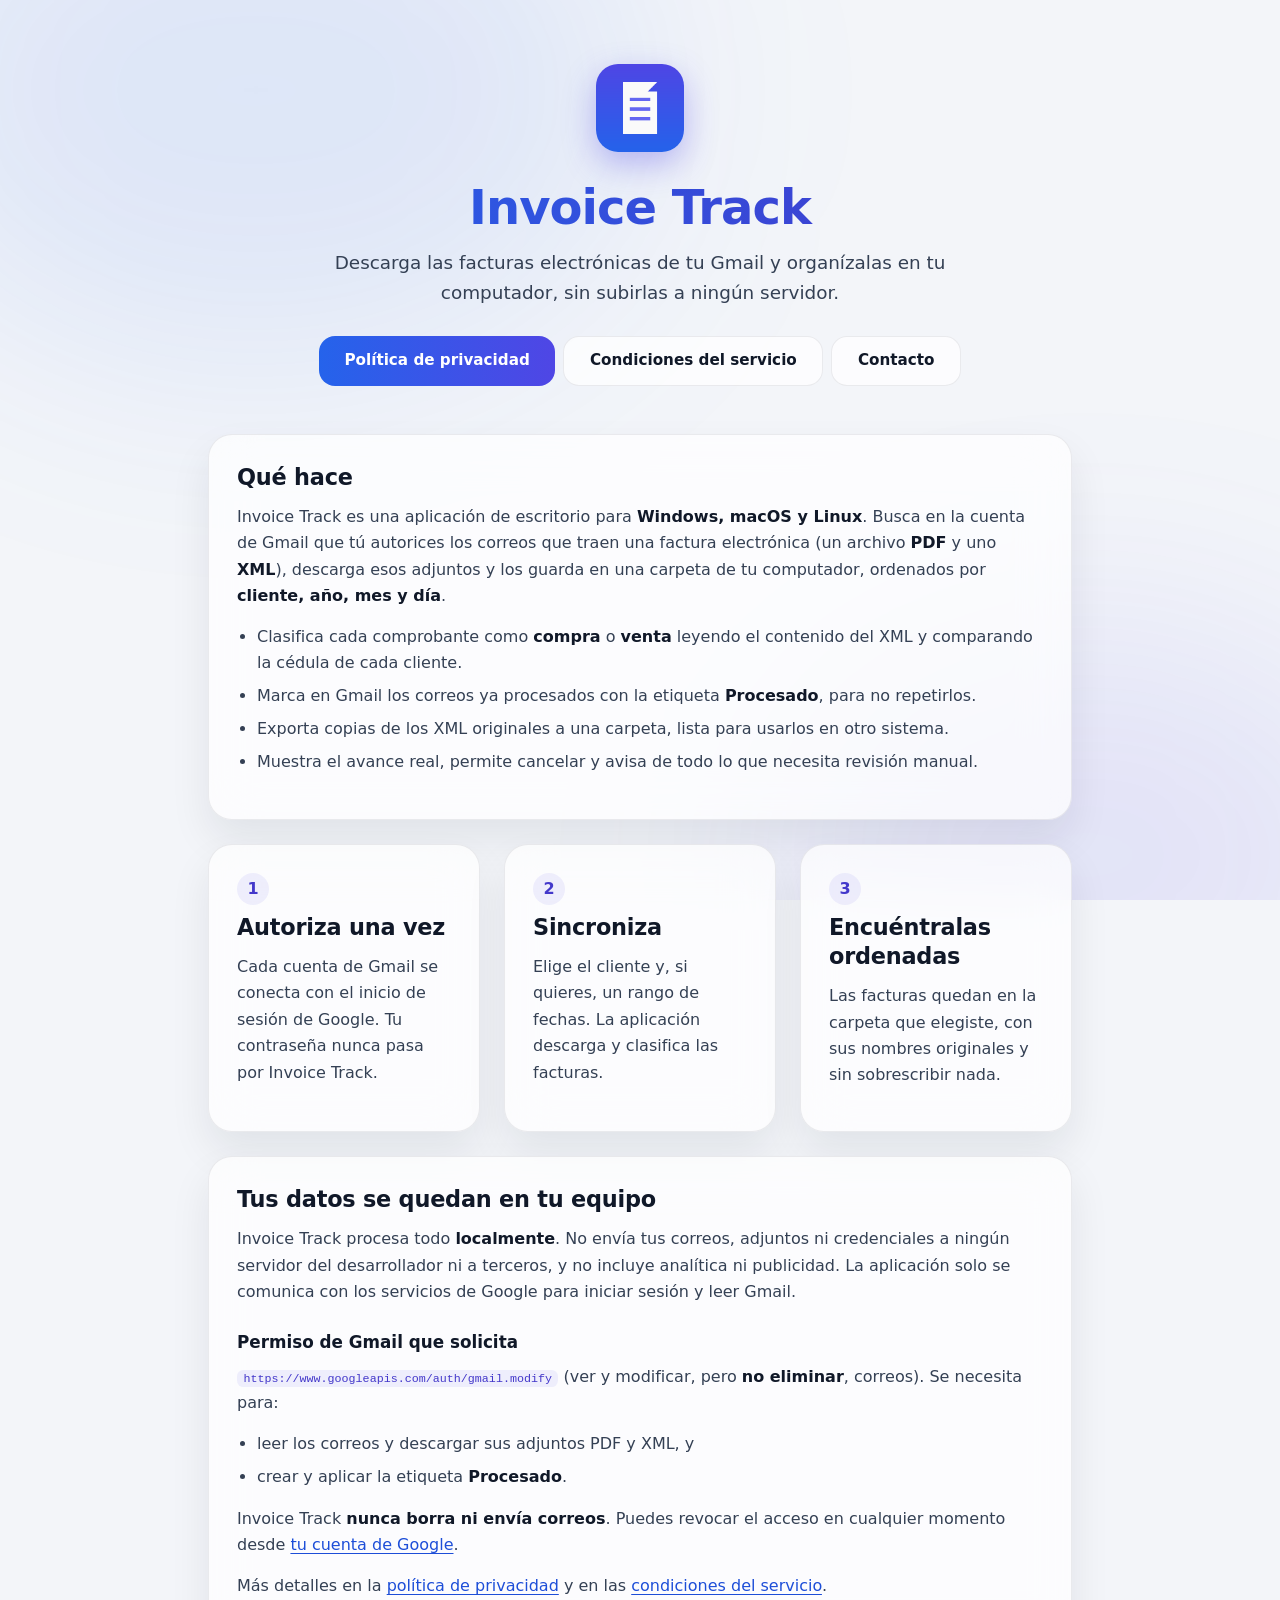
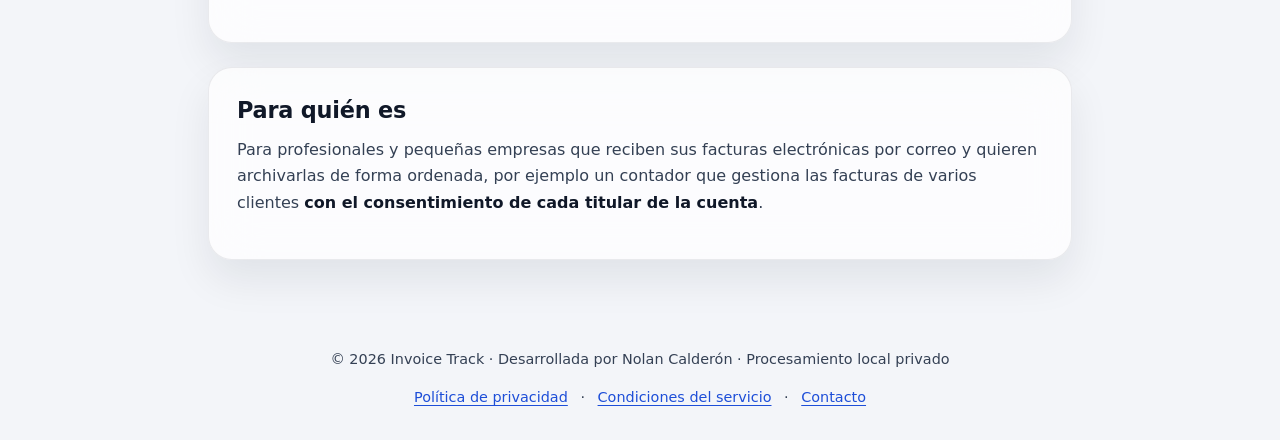
<file: index.html>
<!DOCTYPE html>
<html lang="es">
<head>
  <meta charset="UTF-8">
  <meta name="viewport" content="width=device-width, initial-scale=1.0">
  <meta name="color-scheme" content="dark light">
  <title>Invoice Track</title>
  <meta name="description" content="Invoice Track es una aplicación de escritorio que descarga las facturas electrónicas (PDF y XML) de tus correos de Gmail y las organiza en tu disco por cliente, año, mes y día.">
  <link rel="icon" type="image/png" href="img/favicon.png">
  <link rel="stylesheet" href="css/site.css">
</head>
<body>
  <div class="orbs" aria-hidden="true"></div>

  <main class="wrap">
    <header class="hero">
      <img class="logo" src="img/logo.png" width="88" height="88" alt="Logotipo de Invoice Track">
      <h1>Invoice Track</h1>
      <p class="lead">Descarga las facturas electrónicas de tu Gmail y organízalas en tu computador, sin subirlas a ningún servidor.</p>
      <nav class="nav" aria-label="Principal">
        <a class="btn" href="privacy.html">Política de privacidad</a>
        <a class="btn secondary" href="terms.html">Condiciones del servicio</a>
        <a class="btn secondary" href="mailto:nocalde28@gmail.com">Contacto</a>
      </nav>
    </header>

    <section class="panel" aria-labelledby="que-hace">
      <h2 id="que-hace">Qué hace</h2>
      <p>Invoice Track es una aplicación de escritorio para <strong>Windows, macOS y Linux</strong>. Busca en la cuenta de Gmail que tú autorices los correos que traen una factura electrónica (un archivo <strong>PDF</strong> y uno <strong>XML</strong>), descarga esos adjuntos y los guarda en una carpeta de tu computador, ordenados por <strong>cliente, año, mes y día</strong>.</p>
      <ul>
        <li>Clasifica cada comprobante como <strong>compra</strong> o <strong>venta</strong> leyendo el contenido del XML y comparando la cédula de cada cliente.</li>
        <li>Marca en Gmail los correos ya procesados con la etiqueta <strong>Procesado</strong>, para no repetirlos.</li>
        <li>Exporta copias de los XML originales a una carpeta, lista para usarlos en otro sistema.</li>
        <li>Muestra el avance real, permite cancelar y avisa de todo lo que necesita revisión manual.</li>
      </ul>
    </section>

    <div class="grid">
      <section class="panel" aria-labelledby="paso-1">
        <span class="step" aria-hidden="true">1</span>
        <h2 id="paso-1">Autoriza una vez</h2>
        <p>Cada cuenta de Gmail se conecta con el inicio de sesión de Google. Tu contraseña nunca pasa por Invoice Track.</p>
      </section>
      <section class="panel" aria-labelledby="paso-2">
        <span class="step" aria-hidden="true">2</span>
        <h2 id="paso-2">Sincroniza</h2>
        <p>Elige el cliente y, si quieres, un rango de fechas. La aplicación descarga y clasifica las facturas.</p>
      </section>
      <section class="panel" aria-labelledby="paso-3">
        <span class="step" aria-hidden="true">3</span>
        <h2 id="paso-3">Encuéntralas ordenadas</h2>
        <p>Las facturas quedan en la carpeta que elegiste, con sus nombres originales y sin sobrescribir nada.</p>
      </section>
    </div>

    <section class="panel" aria-labelledby="datos">
      <h2 id="datos">Tus datos se quedan en tu equipo</h2>
      <p>Invoice Track procesa todo <strong>localmente</strong>. No envía tus correos, adjuntos ni credenciales a ningún servidor del desarrollador ni a terceros, y no incluye analítica ni publicidad. La aplicación solo se comunica con los servicios de Google para iniciar sesión y leer Gmail.</p>
      <h3>Permiso de Gmail que solicita</h3>
      <p><code>https://www.googleapis.com/auth/gmail.modify</code> (ver y modificar, pero <strong>no eliminar</strong>, correos). Se necesita para:</p>
      <ul>
        <li>leer los correos y descargar sus adjuntos PDF y XML, y</li>
        <li>crear y aplicar la etiqueta <strong>Procesado</strong>.</li>
      </ul>
      <p>Invoice Track <strong>nunca borra ni envía correos</strong>. Puedes revocar el acceso en cualquier momento desde <a href="https://myaccount.google.com/permissions" rel="noopener">tu cuenta de Google</a>.</p>
      <p>Más detalles en la <a href="privacy.html">política de privacidad</a> y en las <a href="terms.html">condiciones del servicio</a>.</p>
    </section>

    <section class="panel" aria-labelledby="para-quien">
      <h2 id="para-quien">Para quién es</h2>
      <p>Para profesionales y pequeñas empresas que reciben sus facturas electrónicas por correo y quieren archivarlas de forma ordenada, por ejemplo un contador que gestiona las facturas de varios clientes <strong>con el consentimiento de cada titular de la cuenta</strong>.</p>
    </section>

      </main>

  <footer>
    <p>&copy; 2026 Invoice Track &middot; Desarrollada por Nolan Calderón &middot; Procesamiento local privado</p>
    <p><a href="privacy.html">Política de privacidad</a> &middot; <a href="terms.html">Condiciones del servicio</a> &middot; <a href="mailto:nocalde28@gmail.com">Contacto</a></p>
  </footer>
</body>
</html>
</file>
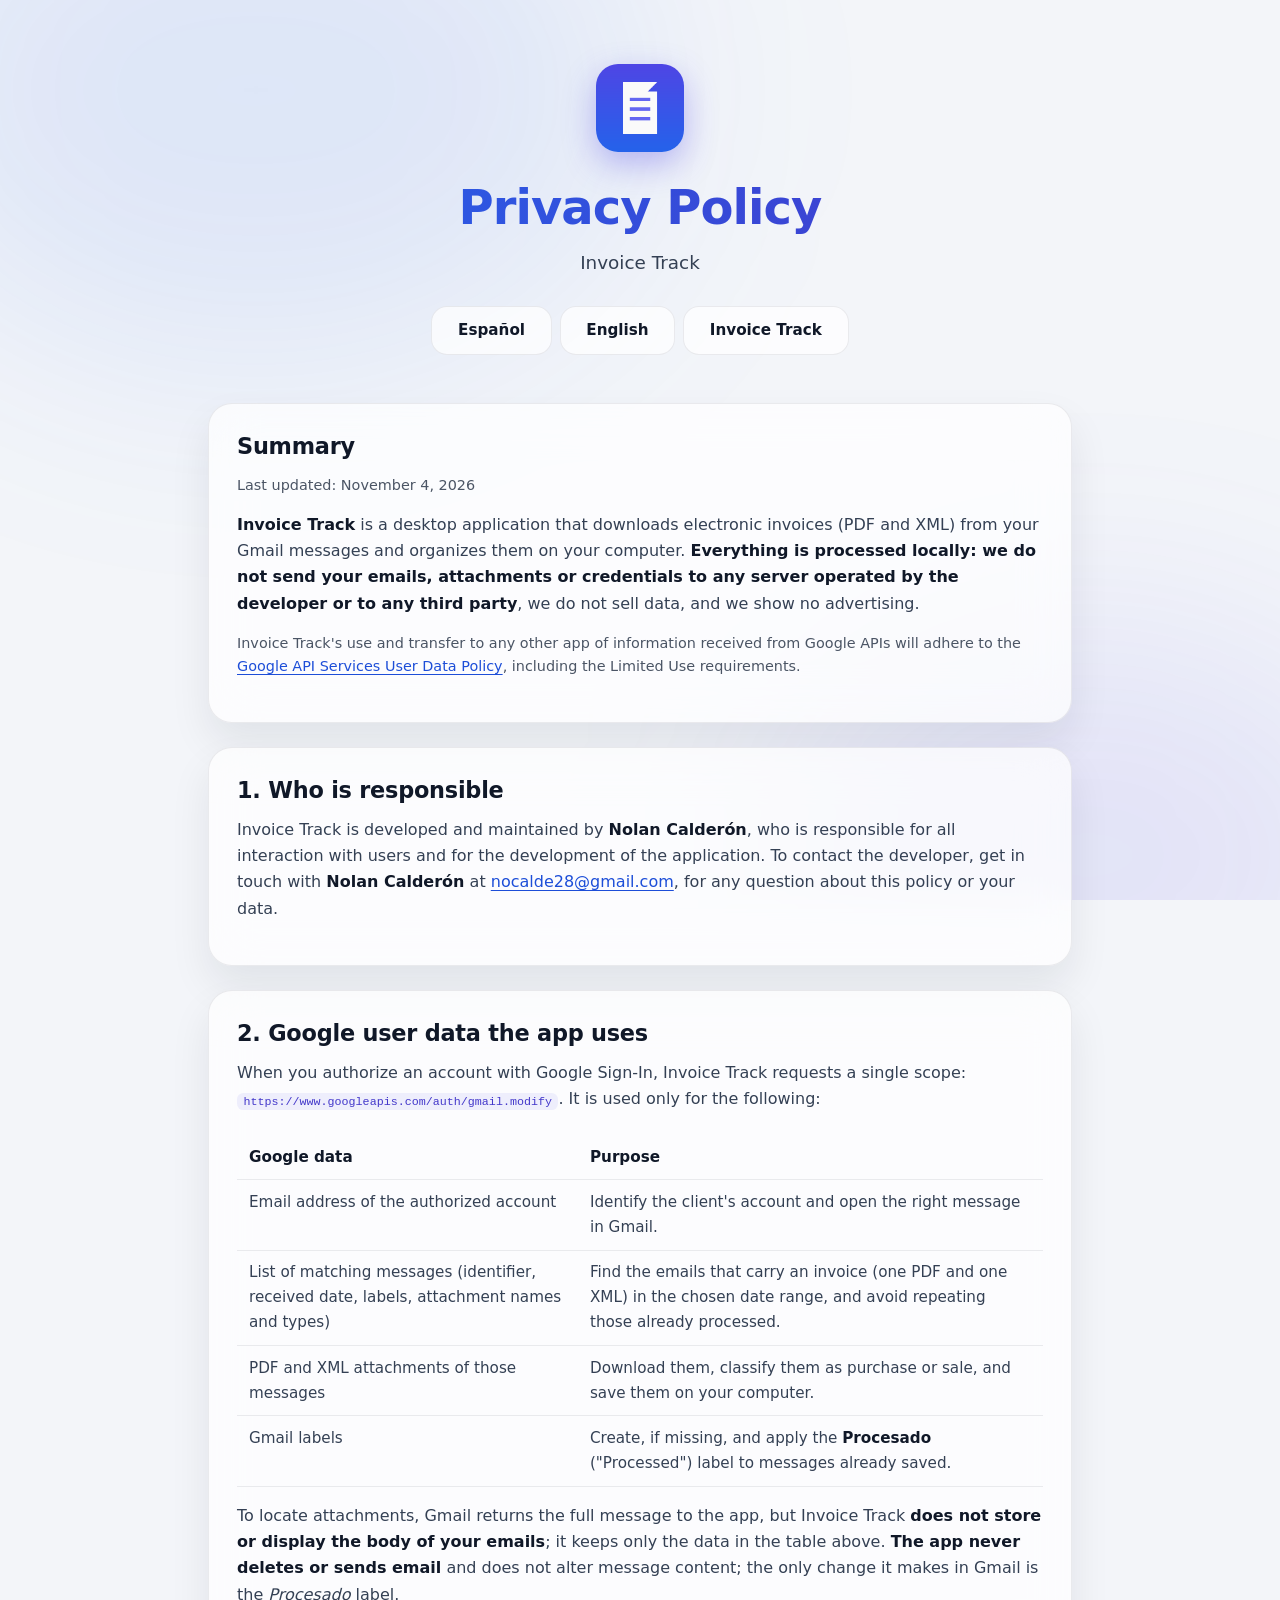
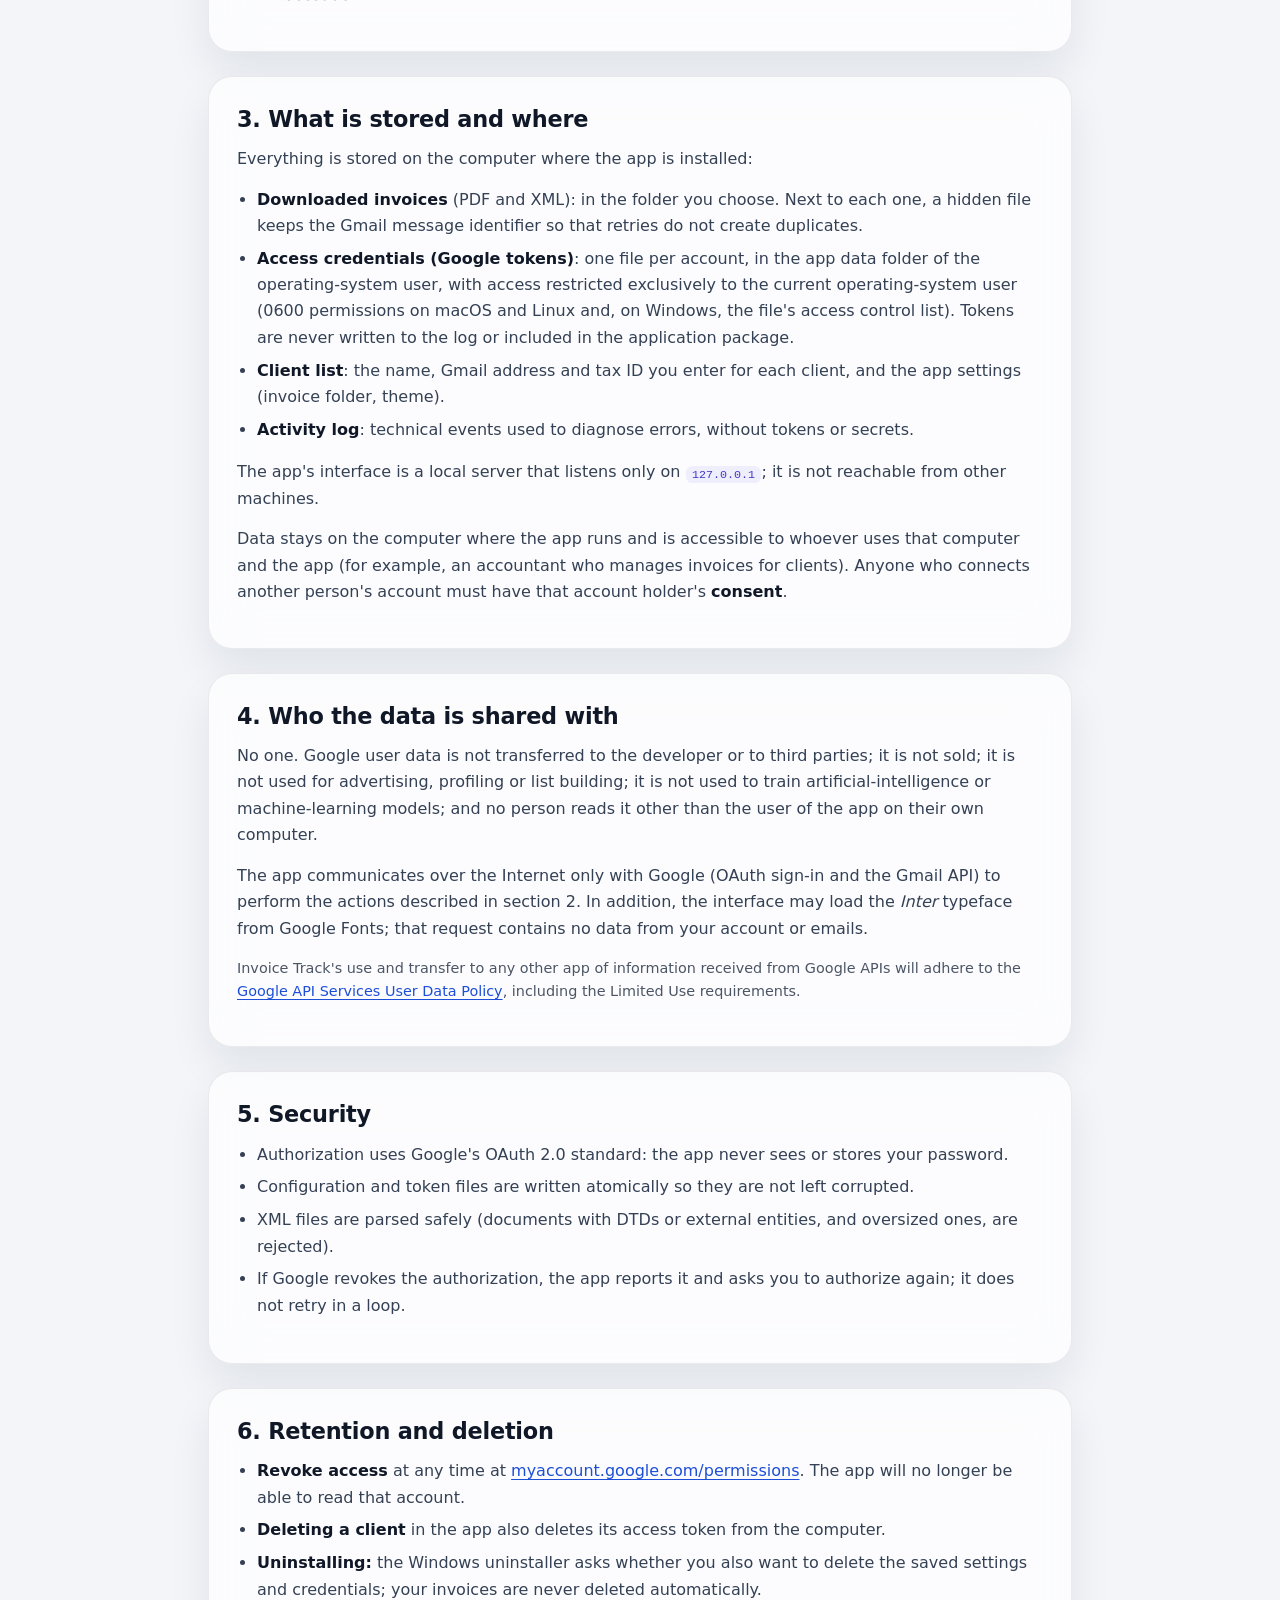
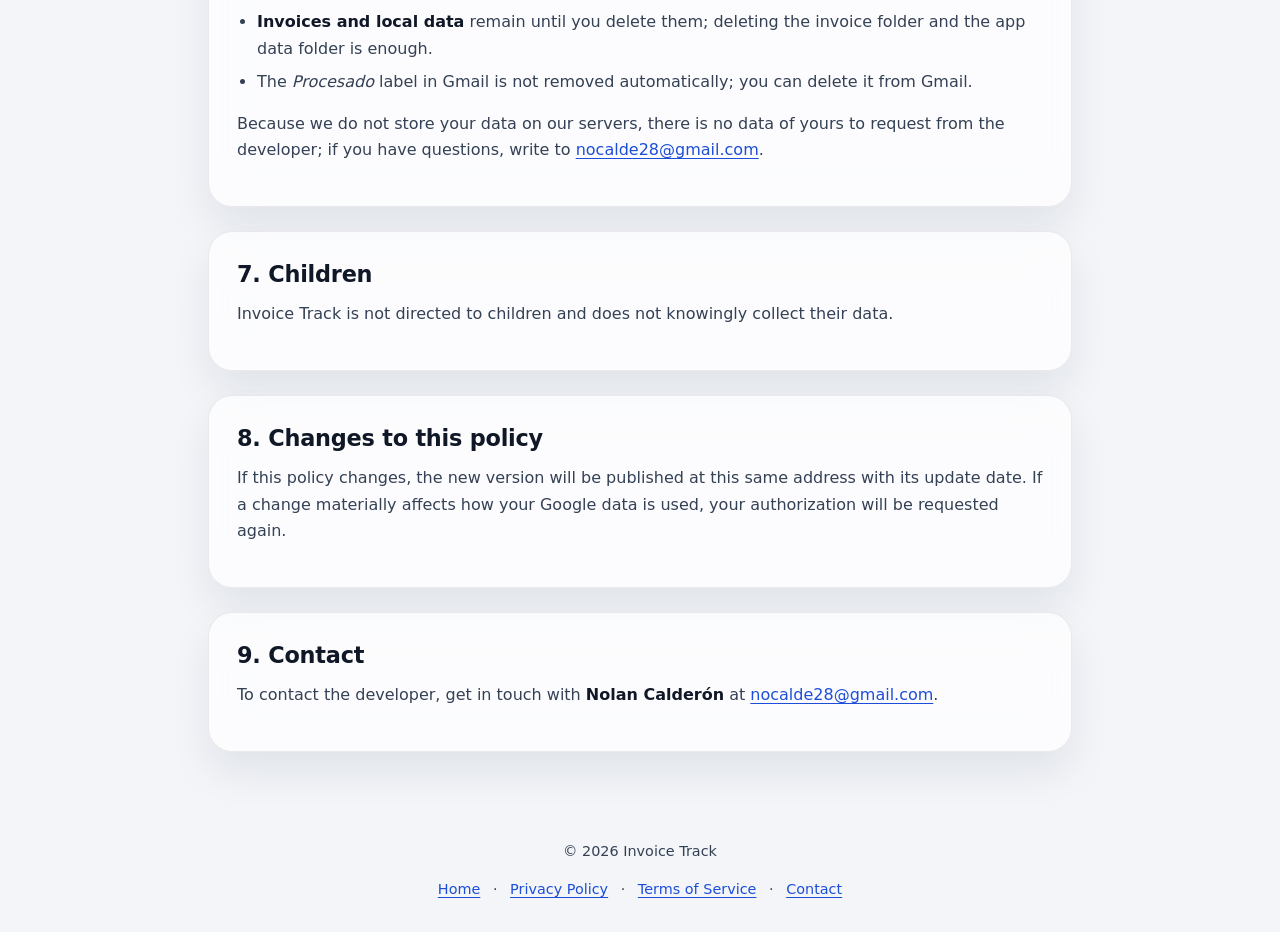
<file: privacy-en.html>
<!DOCTYPE html>
<html lang="en">
<head>
  <meta charset="UTF-8">
  <meta name="viewport" content="width=device-width, initial-scale=1.0">
  <meta name="color-scheme" content="dark light">
  <title>Privacy Policy — Invoice Track</title>
  <meta name="description" content="Privacy Policy of Invoice Track: which Google data the app uses, where it is stored and how to delete it.">
  <link rel="icon" type="image/png" href="img/favicon.png">
  <link rel="stylesheet" href="css/site.css">
</head>
<body>
  <div class="orbs" aria-hidden="true"></div>

  <main class="wrap">
    <header class="hero">
      <a href="index.html"><img class="logo" src="img/logo.png" width="88" height="88" alt="Invoice Track"></a>
      <h1>Privacy Policy</h1>
      <p class="lead">Invoice Track</p>
      <nav class="nav" aria-label="Idioma / Language">
        <a class="btn secondary" href="privacy.html">Español</a>
        <a class="btn secondary" href="privacy-en.html" aria-current="page">English</a>
        <a class="btn secondary" href="index.html">Invoice Track</a>
      </nav>
    </header>

    <!-- ===================== ESPAÑOL ===================== -->
    <!-- ===================== ENGLISH ===================== -->
    <article id="en" lang="en">
      <section class="panel">
        <h2>Summary</h2>
        <p class="updated">Last updated: November 4, 2026</p>
        <p><strong>Invoice Track</strong> is a desktop application that downloads electronic invoices (PDF and XML) from your Gmail messages and organizes them on your computer. <strong>Everything is processed locally: we do not send your emails, attachments or credentials to any server operated by the developer or to any third party</strong>, we do not sell data, and we show no advertising.</p>
        <p class="lang-note">Invoice Track's use and transfer to any other app of information received from Google APIs will adhere to the <a href="https://developers.google.com/terms/api-services-user-data-policy" rel="noopener">Google API Services User Data Policy</a>, including the Limited Use requirements.</p>
      </section>

      <section class="panel">
        <h2>1. Who is responsible</h2>
        <p>Invoice Track is developed and maintained by <strong>Nolan Calderón</strong>, who is responsible for all interaction with users and for the development of the application. To contact the developer, get in touch with <strong>Nolan Calderón</strong> at <a href="mailto:nocalde28@gmail.com">nocalde28@gmail.com</a>, for any question about this policy or your data.</p>
      </section>

      <section class="panel">
        <h2>2. Google user data the app uses</h2>
        <p>When you authorize an account with Google Sign-In, Invoice Track requests a single scope: <code>https://www.googleapis.com/auth/gmail.modify</code>. It is used only for the following:</p>
        <div class="table-scroll">
          <table>
            <thead><tr><th>Google data</th><th>Purpose</th></tr></thead>
            <tbody>
              <tr><td>Email address of the authorized account</td><td>Identify the client's account and open the right message in Gmail.</td></tr>
              <tr><td>List of matching messages (identifier, received date, labels, attachment names and types)</td><td>Find the emails that carry an invoice (one PDF and one XML) in the chosen date range, and avoid repeating those already processed.</td></tr>
              <tr><td>PDF and XML attachments of those messages</td><td>Download them, classify them as purchase or sale, and save them on your computer.</td></tr>
              <tr><td>Gmail labels</td><td>Create, if missing, and apply the <strong>Procesado</strong> ("Processed") label to messages already saved.</td></tr>
            </tbody>
          </table>
        </div>
        <p>To locate attachments, Gmail returns the full message to the app, but Invoice Track <strong>does not store or display the body of your emails</strong>; it keeps only the data in the table above. <strong>The app never deletes or sends email</strong> and does not alter message content; the only change it makes in Gmail is the <em>Procesado</em> label.</p>
      </section>

      <section class="panel">
        <h2>3. What is stored and where</h2>
        <p>Everything is stored on the computer where the app is installed:</p>
        <ul>
          <li><strong>Downloaded invoices</strong> (PDF and XML): in the folder you choose. Next to each one, a hidden file keeps the Gmail message identifier so that retries do not create duplicates.</li>
          <li><strong>Access credentials (Google tokens)</strong>: one file per account, in the app data folder of the operating-system user, with access restricted exclusively to the current operating-system user (0600 permissions on macOS and Linux and, on Windows, the file's access control list). Tokens are never written to the log or included in the application package.</li>
          <li><strong>Client list</strong>: the name, Gmail address and tax ID you enter for each client, and the app settings (invoice folder, theme).</li>
          <li><strong>Activity log</strong>: technical events used to diagnose errors, without tokens or secrets.</li>
        </ul>
        <p>The app's interface is a local server that listens only on <code>127.0.0.1</code>; it is not reachable from other machines.</p>
        <p>Data stays on the computer where the app runs and is accessible to whoever uses that computer and the app (for example, an accountant who manages invoices for clients). Anyone who connects another person's account must have that account holder's <strong>consent</strong>.</p>
      </section>

      <section class="panel">
        <h2>4. Who the data is shared with</h2>
        <p>No one. Google user data is not transferred to the developer or to third parties; it is not sold; it is not used for advertising, profiling or list building; it is not used to train artificial-intelligence or machine-learning models; and no person reads it other than the user of the app on their own computer.</p>
        <p>The app communicates over the Internet only with Google (OAuth sign-in and the Gmail API) to perform the actions described in section 2. In addition, the interface may load the <em>Inter</em> typeface from Google Fonts; that request contains no data from your account or emails.</p>
        <p class="lang-note">Invoice Track's use and transfer to any other app of information received from Google APIs will adhere to the <a href="https://developers.google.com/terms/api-services-user-data-policy" rel="noopener">Google API Services User Data Policy</a>, including the Limited Use requirements.</p>
      </section>

      <section class="panel">
        <h2>5. Security</h2>
        <ul>
          <li>Authorization uses Google's OAuth 2.0 standard: the app never sees or stores your password.</li>
          <li>Configuration and token files are written atomically so they are not left corrupted.</li>
          <li>XML files are parsed safely (documents with DTDs or external entities, and oversized ones, are rejected).</li>
          <li>If Google revokes the authorization, the app reports it and asks you to authorize again; it does not retry in a loop.</li>
        </ul>
      </section>

      <section class="panel">
        <h2>6. Retention and deletion</h2>
        <ul>
          <li><strong>Revoke access</strong> at any time at <a href="https://myaccount.google.com/permissions" rel="noopener">myaccount.google.com/permissions</a>. The app will no longer be able to read that account.</li>
          <li><strong>Deleting a client</strong> in the app also deletes its access token from the computer.</li>
          <li><strong>Uninstalling:</strong> the Windows uninstaller asks whether you also want to delete the saved settings and credentials; your invoices are never deleted automatically.</li>
          <li><strong>Invoices and local data</strong> remain until you delete them; deleting the invoice folder and the app data folder is enough.</li>
          <li>The <em>Procesado</em> label in Gmail is not removed automatically; you can delete it from Gmail.</li>
        </ul>
        <p>Because we do not store your data on our servers, there is no data of yours to request from the developer; if you have questions, write to <a href="mailto:nocalde28@gmail.com">nocalde28@gmail.com</a>.</p>
      </section>

      <section class="panel">
        <h2>7. Children</h2>
        <p>Invoice Track is not directed to children and does not knowingly collect their data.</p>
      </section>

      <section class="panel">
        <h2>8. Changes to this policy</h2>
        <p>If this policy changes, the new version will be published at this same address with its update date. If a change materially affects how your Google data is used, your authorization will be requested again.</p>
      </section>

      <section class="panel">
        <h2>9. Contact</h2>
        <p>To contact the developer, get in touch with <strong>Nolan Calderón</strong> at <a href="mailto:nocalde28@gmail.com">nocalde28@gmail.com</a>.</p>
      </section>
    </article>

  </main>

  <footer>
    <p>&copy; 2026 Invoice Track</p>
    <p><a href="index.html">Home</a> &middot; <a href="privacy-en.html">Privacy Policy</a> &middot; <a href="terms-en.html">Terms of Service</a> &middot; <a href="mailto:nocalde28@gmail.com">Contact</a></p>
  </footer>
</body>
</html>
</file>
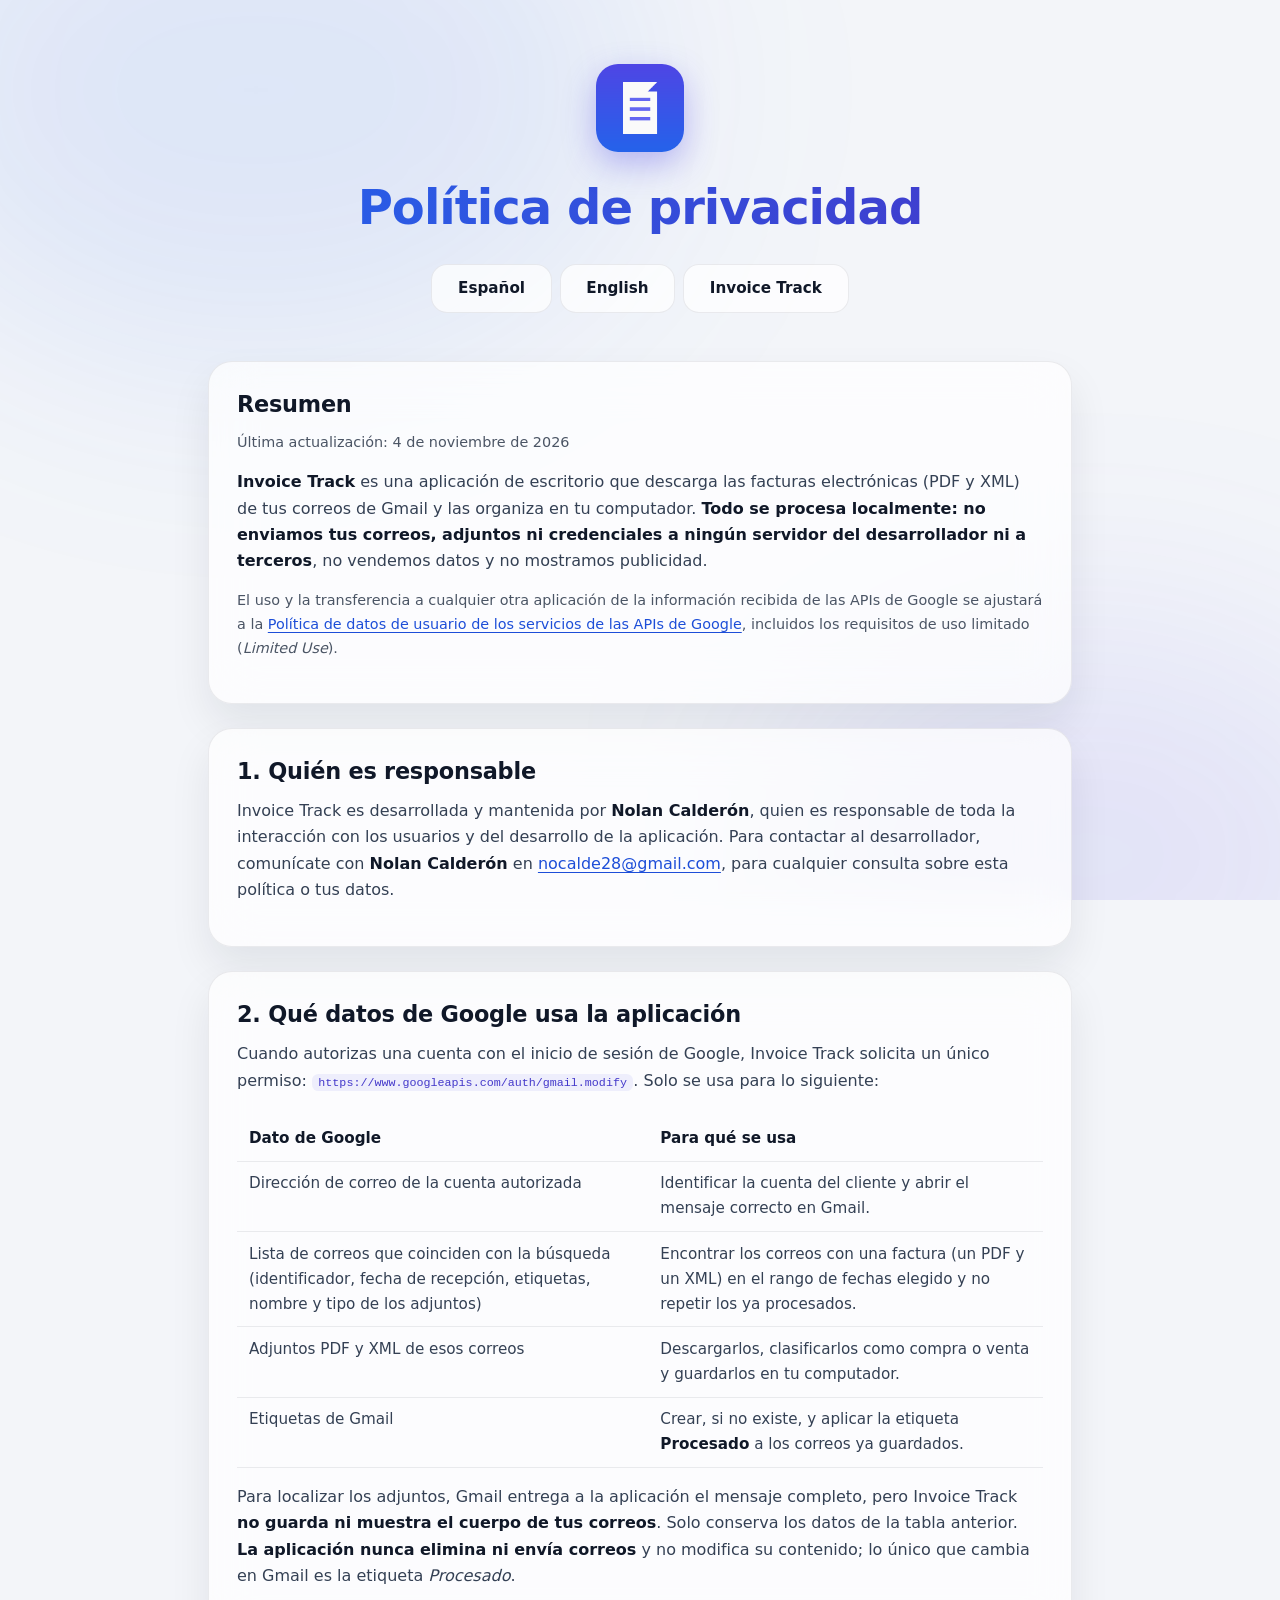
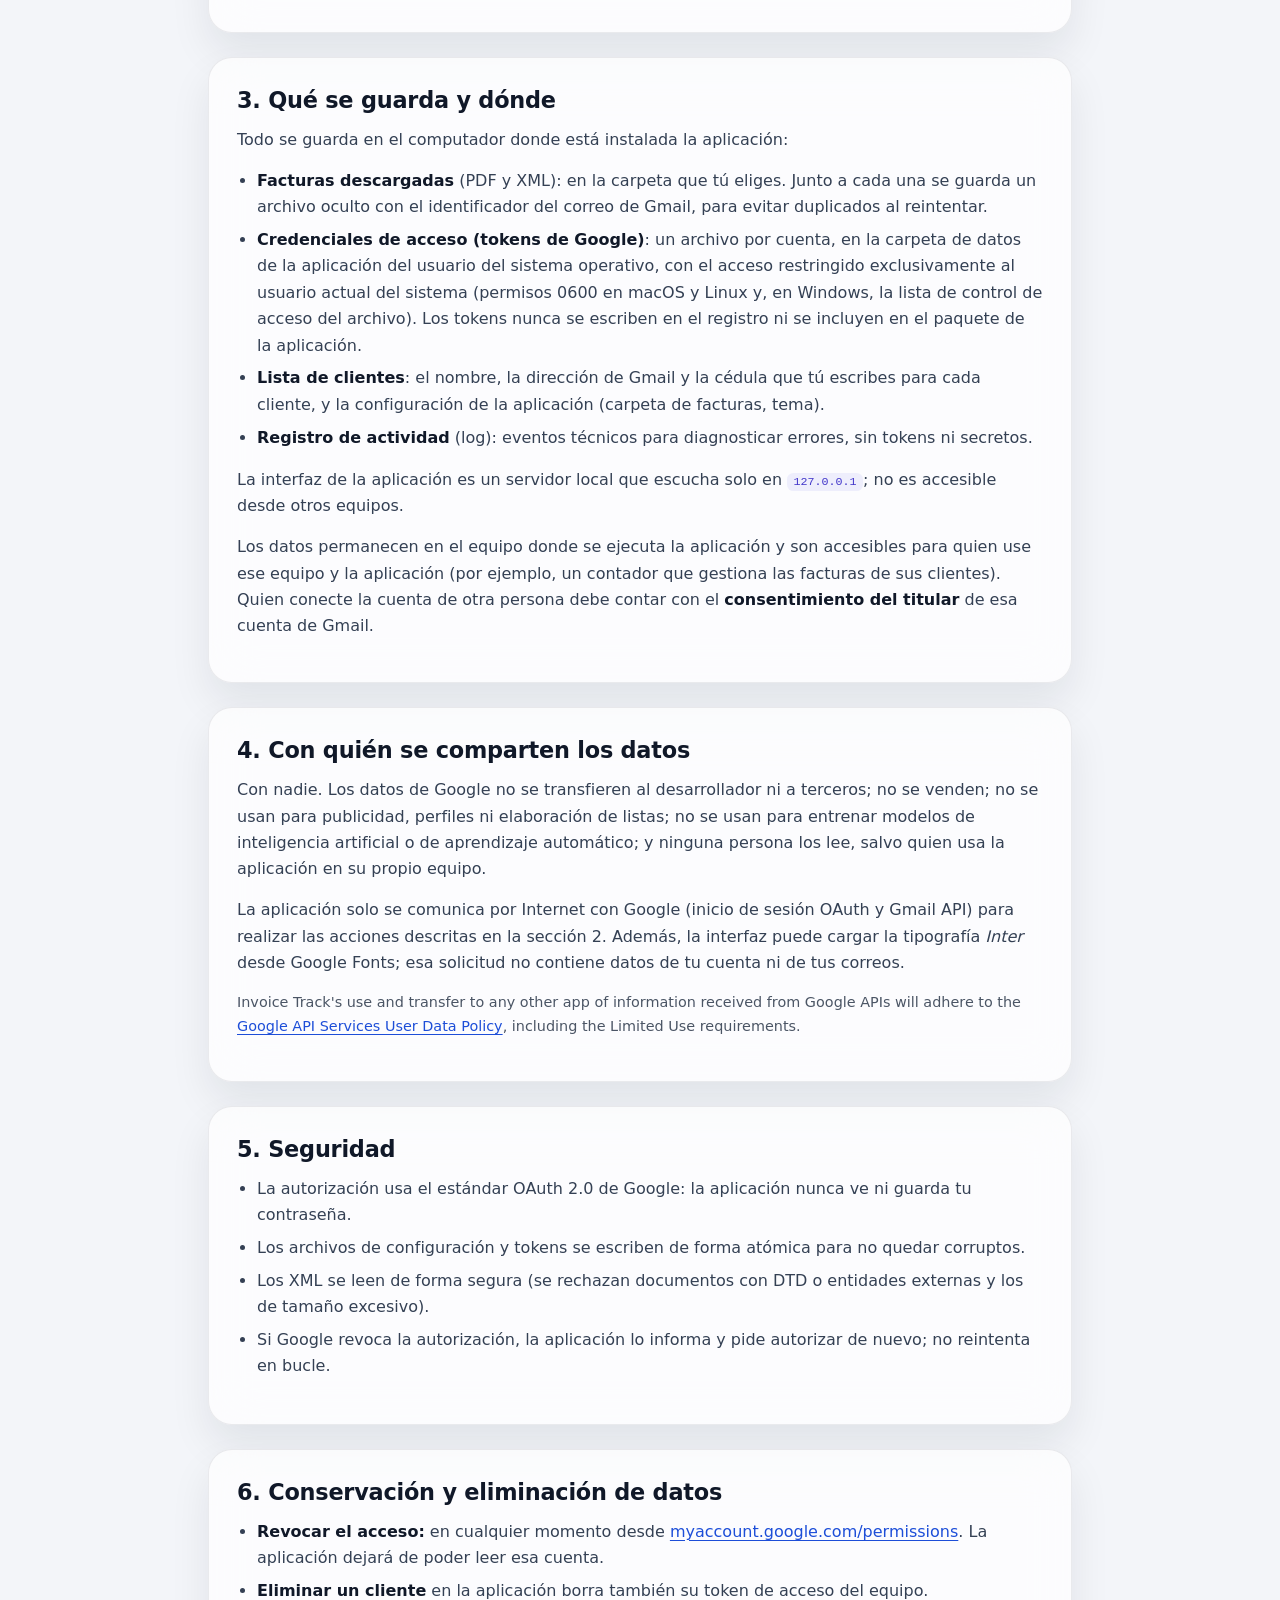
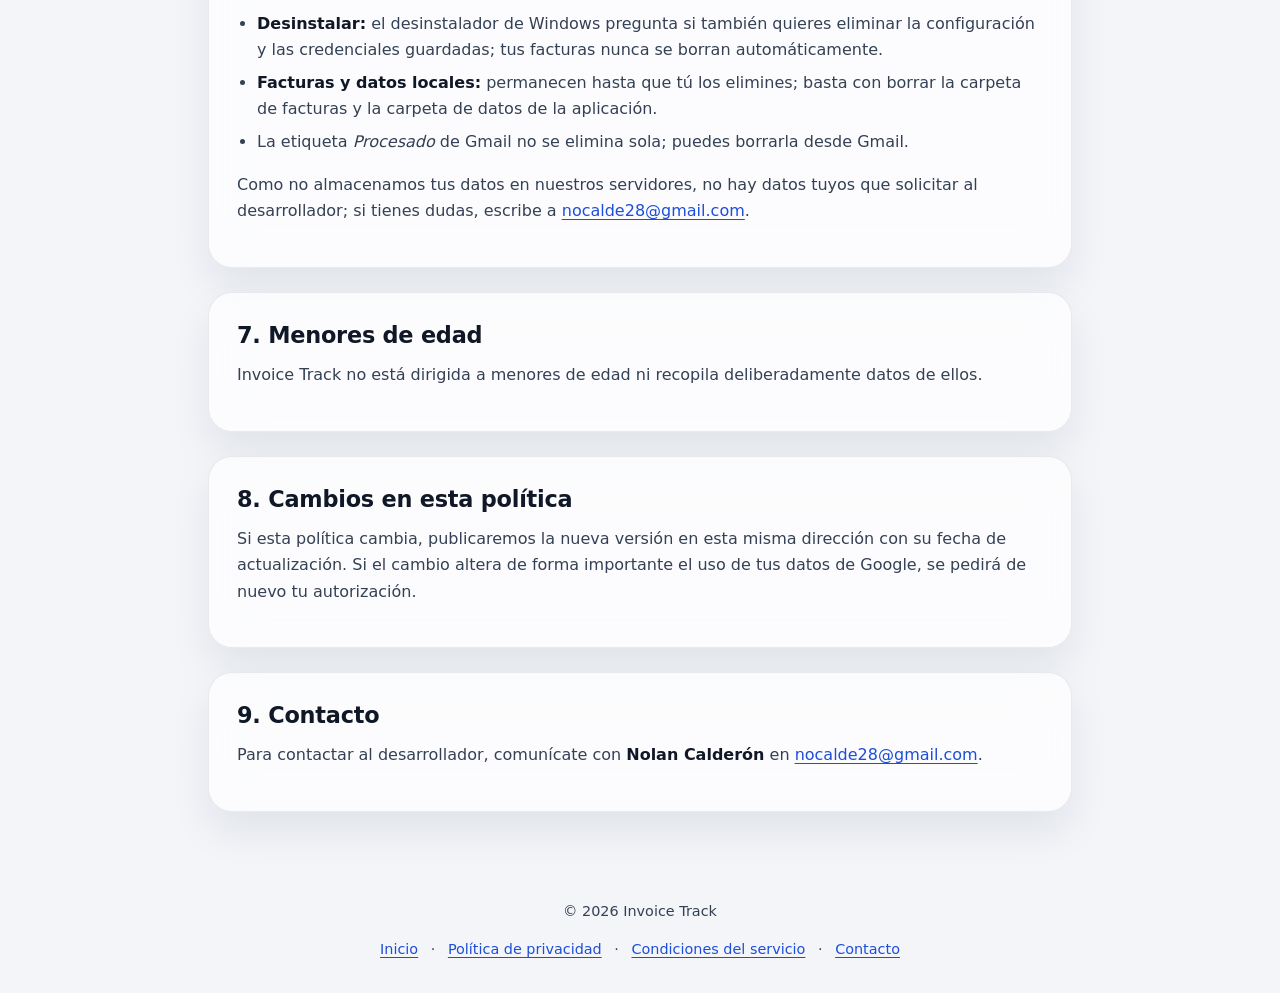
<file: privacy.html>
<!DOCTYPE html>
<html lang="es">
<head>
  <meta charset="UTF-8">
  <meta name="viewport" content="width=device-width, initial-scale=1.0">
  <meta name="color-scheme" content="dark light">
  <title>Política de privacidad — Invoice Track</title>
  <meta name="description" content="Política de privacidad de Invoice Track: qué datos de Google usa la aplicación, dónde se guardan y cómo eliminarlos.">
  <link rel="icon" type="image/png" href="img/favicon.png">
  <link rel="stylesheet" href="css/site.css">
</head>
<body>
  <div class="orbs" aria-hidden="true"></div>

  <main class="wrap">
    <header class="hero">
      <a href="index.html"><img class="logo" src="img/logo.png" width="88" height="88" alt="Invoice Track"></a>
      <h1>Política de privacidad</h1>
      <nav class="nav" aria-label="Idioma / Language">
        <a class="btn secondary" href="privacy.html" aria-current="page">Español</a>
        <a class="btn secondary" href="privacy-en.html">English</a>
        <a class="btn secondary" href="index.html">Invoice Track</a>
      </nav>
    </header>

    <!-- ===================== ESPAÑOL ===================== -->
    <article id="es" lang="es">
      <section class="panel">
        <h2>Resumen</h2>
        <p class="updated">Última actualización: 4 de noviembre de 2026</p>
        <p><strong>Invoice Track</strong> es una aplicación de escritorio que descarga las facturas electrónicas (PDF y XML) de tus correos de Gmail y las organiza en tu computador. <strong>Todo se procesa localmente: no enviamos tus correos, adjuntos ni credenciales a ningún servidor del desarrollador ni a terceros</strong>, no vendemos datos y no mostramos publicidad.</p>
        <p class="lang-note">El uso y la transferencia a cualquier otra aplicación de la información recibida de las APIs de Google se ajustará a la <a href="https://developers.google.com/terms/api-services-user-data-policy" rel="noopener">Política de datos de usuario de los servicios de las APIs de Google</a>, incluidos los requisitos de uso limitado (<em>Limited Use</em>).</p>
      </section>

      <section class="panel">
        <h2>1. Quién es responsable</h2>
        <p>Invoice Track es desarrollada y mantenida por <strong>Nolan Calderón</strong>, quien es responsable de toda la interacción con los usuarios y del desarrollo de la aplicación. Para contactar al desarrollador, comunícate con <strong>Nolan Calderón</strong> en <a href="mailto:nocalde28@gmail.com">nocalde28@gmail.com</a>, para cualquier consulta sobre esta política o tus datos.</p>
      </section>

      <section class="panel">
        <h2>2. Qué datos de Google usa la aplicación</h2>
        <p>Cuando autorizas una cuenta con el inicio de sesión de Google, Invoice Track solicita un único permiso: <code>https://www.googleapis.com/auth/gmail.modify</code>. Solo se usa para lo siguiente:</p>
        <div class="table-scroll">
          <table>
            <thead><tr><th>Dato de Google</th><th>Para qué se usa</th></tr></thead>
            <tbody>
              <tr><td>Dirección de correo de la cuenta autorizada</td><td>Identificar la cuenta del cliente y abrir el mensaje correcto en Gmail.</td></tr>
              <tr><td>Lista de correos que coinciden con la búsqueda (identificador, fecha de recepción, etiquetas, nombre y tipo de los adjuntos)</td><td>Encontrar los correos con una factura (un PDF y un XML) en el rango de fechas elegido y no repetir los ya procesados.</td></tr>
              <tr><td>Adjuntos PDF y XML de esos correos</td><td>Descargarlos, clasificarlos como compra o venta y guardarlos en tu computador.</td></tr>
              <tr><td>Etiquetas de Gmail</td><td>Crear, si no existe, y aplicar la etiqueta <strong>Procesado</strong> a los correos ya guardados.</td></tr>
            </tbody>
          </table>
        </div>
        <p>Para localizar los adjuntos, Gmail entrega a la aplicación el mensaje completo, pero Invoice Track <strong>no guarda ni muestra el cuerpo de tus correos</strong>. Solo conserva los datos de la tabla anterior. <strong>La aplicación nunca elimina ni envía correos</strong> y no modifica su contenido; lo único que cambia en Gmail es la etiqueta <em>Procesado</em>.</p>
      </section>

      <section class="panel">
        <h2>3. Qué se guarda y dónde</h2>
        <p>Todo se guarda en el computador donde está instalada la aplicación:</p>
        <ul>
          <li><strong>Facturas descargadas</strong> (PDF y XML): en la carpeta que tú eliges. Junto a cada una se guarda un archivo oculto con el identificador del correo de Gmail, para evitar duplicados al reintentar.</li>
          <li><strong>Credenciales de acceso (tokens de Google)</strong>: un archivo por cuenta, en la carpeta de datos de la aplicación del usuario del sistema operativo, con el acceso restringido exclusivamente al usuario actual del sistema (permisos 0600 en macOS y Linux y, en Windows, la lista de control de acceso del archivo). Los tokens nunca se escriben en el registro ni se incluyen en el paquete de la aplicación.</li>
          <li><strong>Lista de clientes</strong>: el nombre, la dirección de Gmail y la cédula que tú escribes para cada cliente, y la configuración de la aplicación (carpeta de facturas, tema).</li>
          <li><strong>Registro de actividad</strong> (log): eventos técnicos para diagnosticar errores, sin tokens ni secretos.</li>
        </ul>
        <p>La interfaz de la aplicación es un servidor local que escucha solo en <code>127.0.0.1</code>; no es accesible desde otros equipos.</p>
        <p>Los datos permanecen en el equipo donde se ejecuta la aplicación y son accesibles para quien use ese equipo y la aplicación (por ejemplo, un contador que gestiona las facturas de sus clientes). Quien conecte la cuenta de otra persona debe contar con el <strong>consentimiento del titular</strong> de esa cuenta de Gmail.</p>
      </section>

      <section class="panel">
        <h2>4. Con quién se comparten los datos</h2>
        <p>Con nadie. Los datos de Google no se transfieren al desarrollador ni a terceros; no se venden; no se usan para publicidad, perfiles ni elaboración de listas; no se usan para entrenar modelos de inteligencia artificial o de aprendizaje automático; y ninguna persona los lee, salvo quien usa la aplicación en su propio equipo.</p>
        <p>La aplicación solo se comunica por Internet con Google (inicio de sesión OAuth y Gmail API) para realizar las acciones descritas en la sección 2. Además, la interfaz puede cargar la tipografía <em>Inter</em> desde Google Fonts; esa solicitud no contiene datos de tu cuenta ni de tus correos.</p>
        <p class="lang-note">Invoice Track's use and transfer to any other app of information received from Google APIs will adhere to the <a href="https://developers.google.com/terms/api-services-user-data-policy" rel="noopener">Google API Services User Data Policy</a>, including the Limited Use requirements.</p>
      </section>

      <section class="panel">
        <h2>5. Seguridad</h2>
        <ul>
          <li>La autorización usa el estándar OAuth 2.0 de Google: la aplicación nunca ve ni guarda tu contraseña.</li>
          <li>Los archivos de configuración y tokens se escriben de forma atómica para no quedar corruptos.</li>
          <li>Los XML se leen de forma segura (se rechazan documentos con DTD o entidades externas y los de tamaño excesivo).</li>
          <li>Si Google revoca la autorización, la aplicación lo informa y pide autorizar de nuevo; no reintenta en bucle.</li>
        </ul>
      </section>

      <section class="panel">
        <h2>6. Conservación y eliminación de datos</h2>
        <ul>
          <li><strong>Revocar el acceso:</strong> en cualquier momento desde <a href="https://myaccount.google.com/permissions" rel="noopener">myaccount.google.com/permissions</a>. La aplicación dejará de poder leer esa cuenta.</li>
          <li><strong>Eliminar un cliente</strong> en la aplicación borra también su token de acceso del equipo.</li>
          <li><strong>Desinstalar:</strong> el desinstalador de Windows pregunta si también quieres eliminar la configuración y las credenciales guardadas; tus facturas nunca se borran automáticamente.</li>
          <li><strong>Facturas y datos locales:</strong> permanecen hasta que tú los elimines; basta con borrar la carpeta de facturas y la carpeta de datos de la aplicación.</li>
          <li>La etiqueta <em>Procesado</em> de Gmail no se elimina sola; puedes borrarla desde Gmail.</li>
        </ul>
        <p>Como no almacenamos tus datos en nuestros servidores, no hay datos tuyos que solicitar al desarrollador; si tienes dudas, escribe a <a href="mailto:nocalde28@gmail.com">nocalde28@gmail.com</a>.</p>
      </section>

      <section class="panel">
        <h2>7. Menores de edad</h2>
        <p>Invoice Track no está dirigida a menores de edad ni recopila deliberadamente datos de ellos.</p>
      </section>

      <section class="panel">
        <h2>8. Cambios en esta política</h2>
        <p>Si esta política cambia, publicaremos la nueva versión en esta misma dirección con su fecha de actualización. Si el cambio altera de forma importante el uso de tus datos de Google, se pedirá de nuevo tu autorización.</p>
      </section>

      <section class="panel">
        <h2>9. Contacto</h2>
        <p>Para contactar al desarrollador, comunícate con <strong>Nolan Calderón</strong> en <a href="mailto:nocalde28@gmail.com">nocalde28@gmail.com</a>.</p>
      </section>
    </article>

  </main>

  <footer>
    <p>&copy; 2026 Invoice Track</p>
    <p><a href="index.html">Inicio</a> &middot; <a href="privacy.html">Política de privacidad</a> &middot; <a href="terms.html">Condiciones del servicio</a> &middot; <a href="mailto:nocalde28@gmail.com">Contacto</a></p>
  </footer>
</body>
</html>
</file>
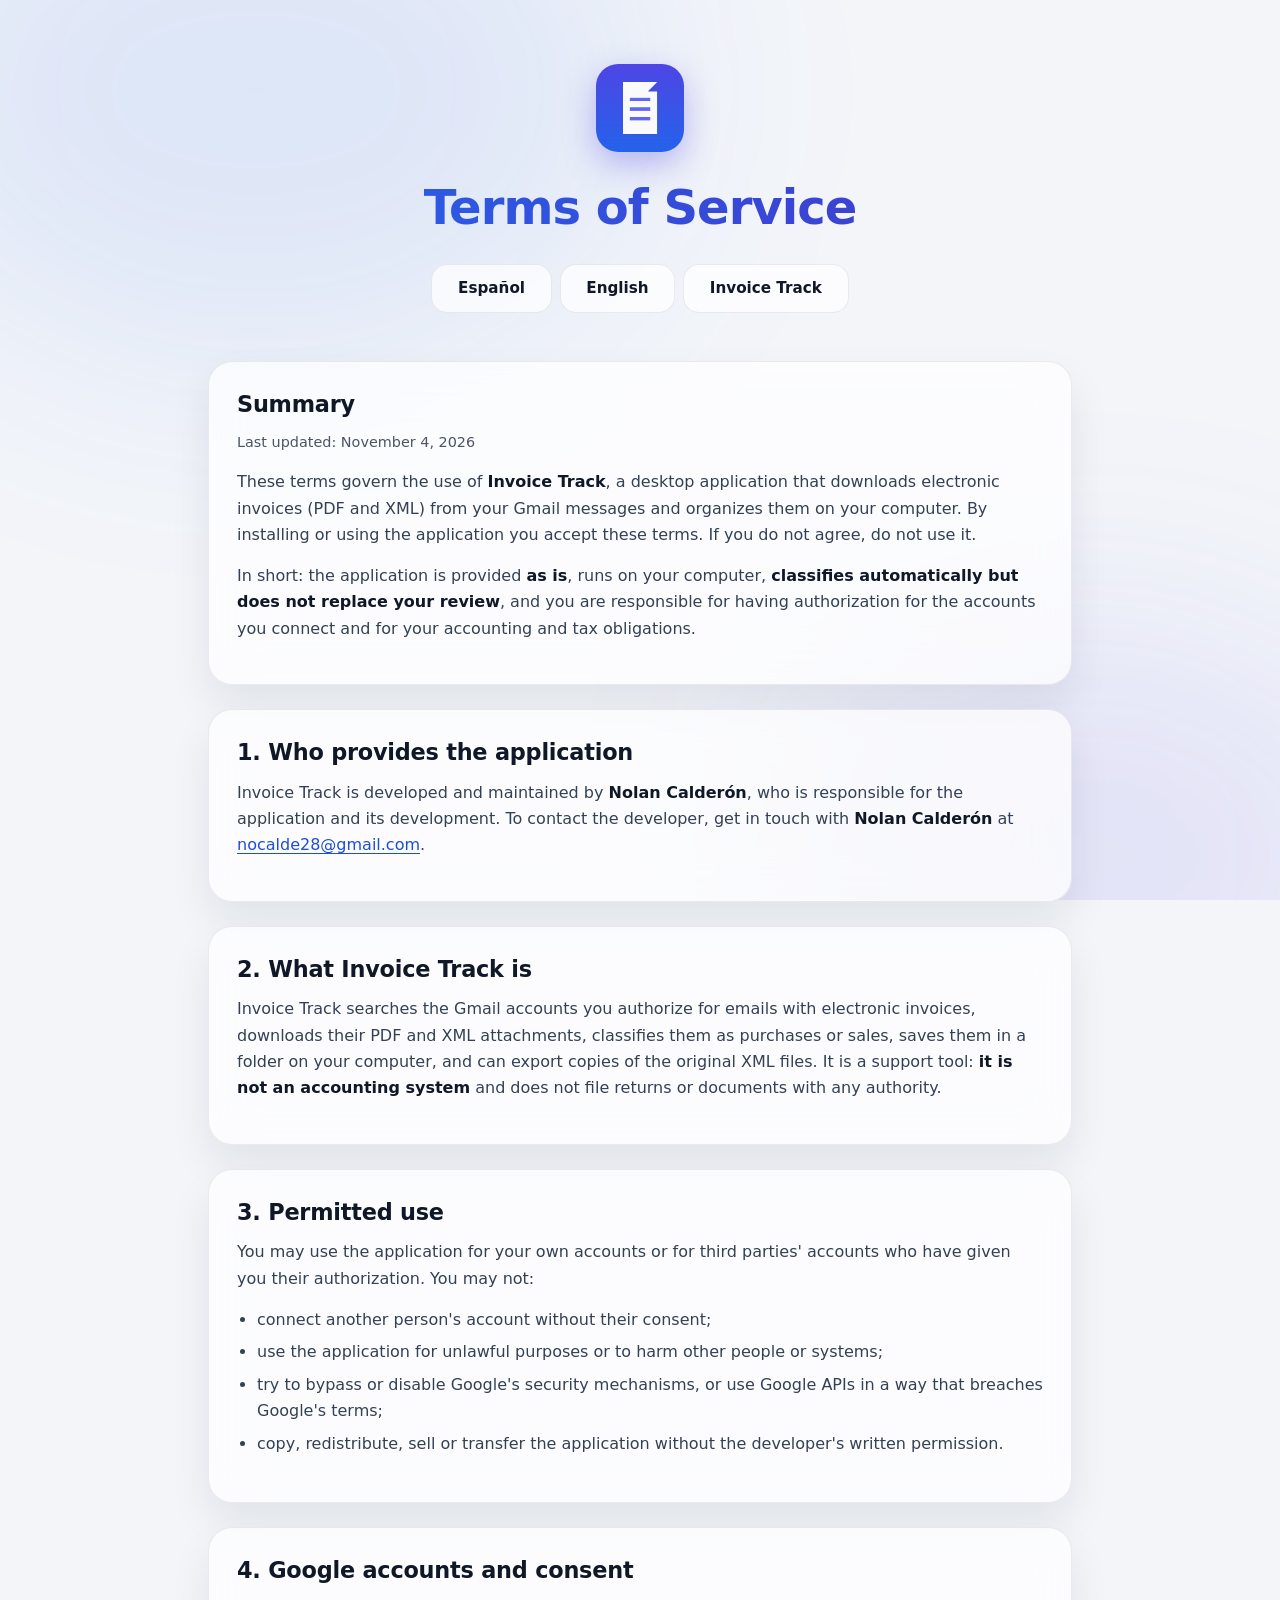
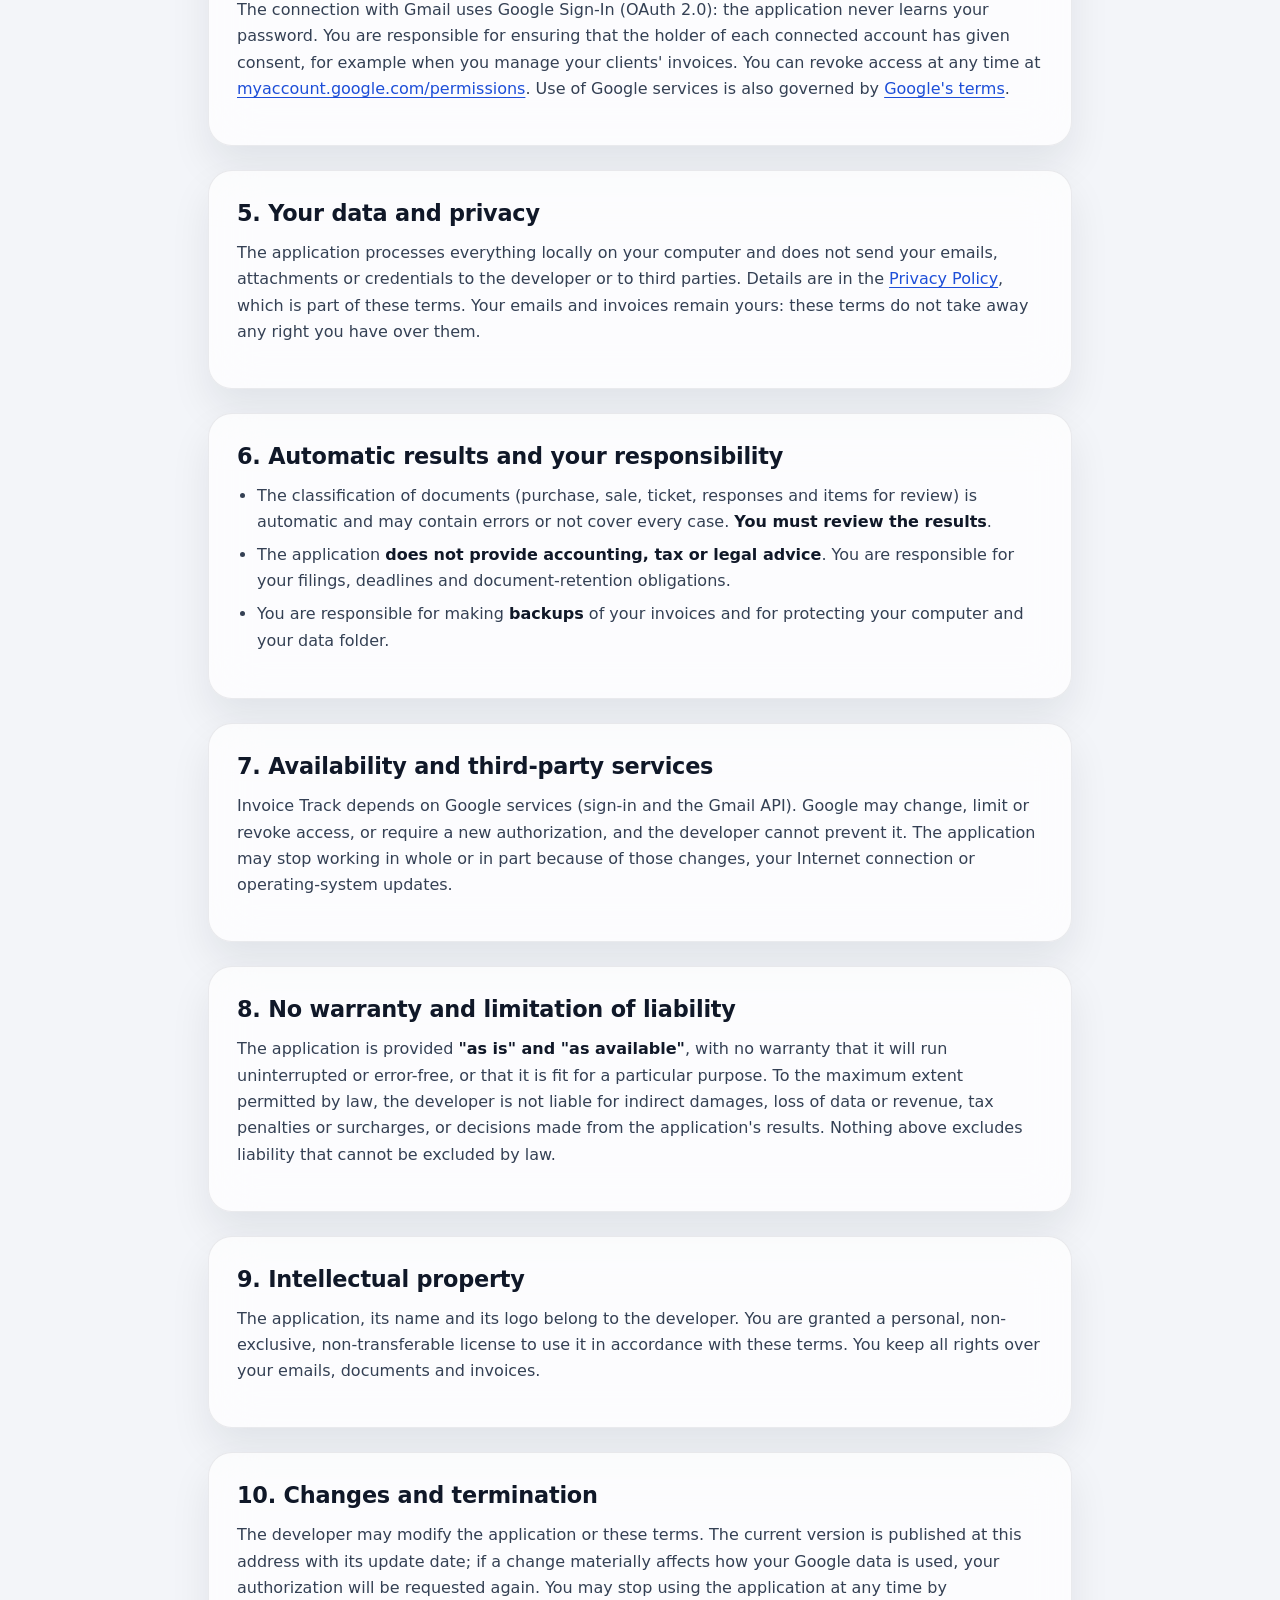
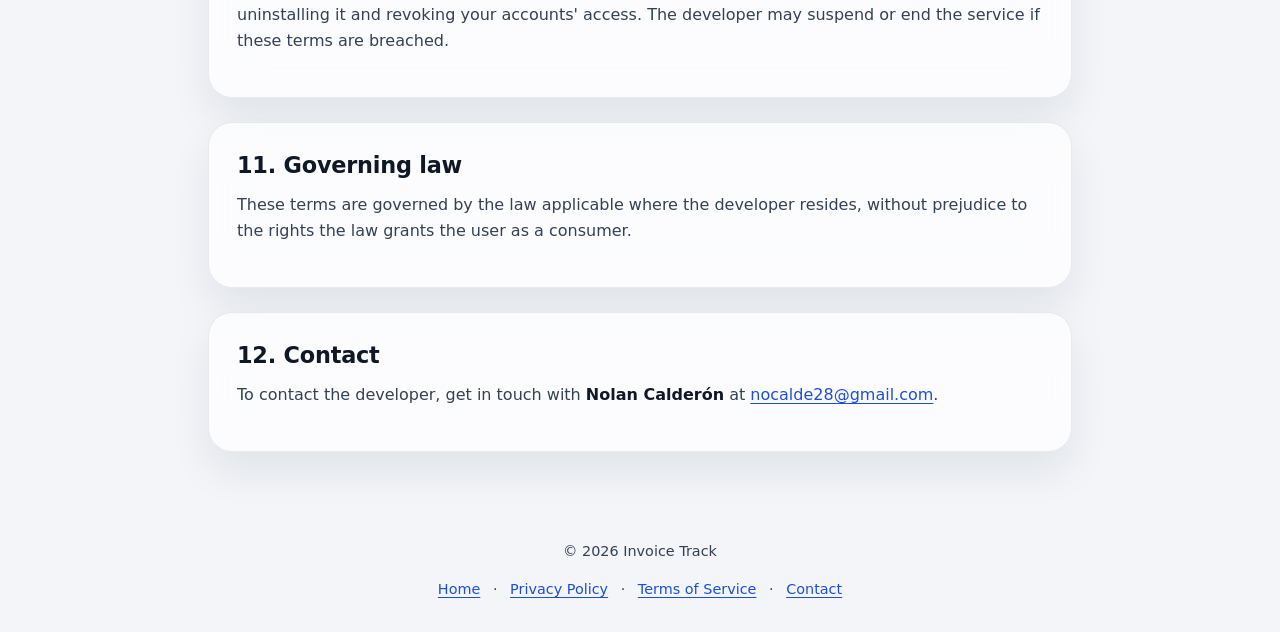
<file: terms-en.html>
<!DOCTYPE html>
<html lang="en">
<head>
  <meta charset="UTF-8">
  <meta name="viewport" content="width=device-width, initial-scale=1.0">
  <meta name="color-scheme" content="dark light">
  <title>Terms of Service — Invoice Track</title>
  <meta name="description" content="Terms of Service of Invoice Track, the desktop application that downloads and organizes electronic invoices from Gmail.">
  <link rel="icon" type="image/png" href="img/favicon.png">
  <link rel="stylesheet" href="css/site.css">
</head>
<body>
  <div class="orbs" aria-hidden="true"></div>

  <main class="wrap">
    <header class="hero">
      <a href="index.html"><img class="logo" src="img/logo.png" width="88" height="88" alt="Invoice Track"></a>
      <h1>Terms of Service</h1>
      <nav class="nav" aria-label="Idioma / Language">
        <a class="btn secondary" href="terms.html">Español</a>
        <a class="btn secondary" href="terms-en.html" aria-current="page">English</a>
        <a class="btn secondary" href="index.html">Invoice Track</a>
      </nav>
    </header>

    <article id="en" lang="en">
      <section class="panel">
        <h2>Summary</h2>
        <p class="updated">Last updated: November 4, 2026</p>
        <p>These terms govern the use of <strong>Invoice Track</strong>, a desktop application that downloads electronic invoices (PDF and XML) from your Gmail messages and organizes them on your computer. By installing or using the application you accept these terms. If you do not agree, do not use it.</p>
        <p>In short: the application is provided <strong>as is</strong>, runs on your computer, <strong>classifies automatically but does not replace your review</strong>, and you are responsible for having authorization for the accounts you connect and for your accounting and tax obligations.</p>
      </section>

      <section class="panel">
        <h2>1. Who provides the application</h2>
        <p>Invoice Track is developed and maintained by <strong>Nolan Calderón</strong>, who is responsible for the application and its development. To contact the developer, get in touch with <strong>Nolan Calderón</strong> at <a href="mailto:nocalde28@gmail.com">nocalde28@gmail.com</a>.</p>
      </section>

      <section class="panel">
        <h2>2. What Invoice Track is</h2>
        <p>Invoice Track searches the Gmail accounts you authorize for emails with electronic invoices, downloads their PDF and XML attachments, classifies them as purchases or sales, saves them in a folder on your computer, and can export copies of the original XML files. It is a support tool: <strong>it is not an accounting system</strong> and does not file returns or documents with any authority.</p>
      </section>

      <section class="panel">
        <h2>3. Permitted use</h2>
        <p>You may use the application for your own accounts or for third parties' accounts who have given you their authorization. You may not:</p>
        <ul>
          <li>connect another person's account without their consent;</li>
          <li>use the application for unlawful purposes or to harm other people or systems;</li>
          <li>try to bypass or disable Google's security mechanisms, or use Google APIs in a way that breaches Google's terms;</li>
          <li>copy, redistribute, sell or transfer the application without the developer's written permission.</li>
        </ul>
      </section>

      <section class="panel">
        <h2>4. Google accounts and consent</h2>
        <p>The connection with Gmail uses Google Sign-In (OAuth 2.0): the application never learns your password. You are responsible for ensuring that the holder of each connected account has given consent, for example when you manage your clients' invoices. You can revoke access at any time at <a href="https://myaccount.google.com/permissions" rel="noopener">myaccount.google.com/permissions</a>. Use of Google services is also governed by <a href="https://policies.google.com/terms" rel="noopener">Google's terms</a>.</p>
      </section>

      <section class="panel">
        <h2>5. Your data and privacy</h2>
        <p>The application processes everything locally on your computer and does not send your emails, attachments or credentials to the developer or to third parties. Details are in the <a href="privacy-en.html">Privacy Policy</a>, which is part of these terms. Your emails and invoices remain yours: these terms do not take away any right you have over them.</p>
      </section>

      <section class="panel">
        <h2>6. Automatic results and your responsibility</h2>
        <ul>
          <li>The classification of documents (purchase, sale, ticket, responses and items for review) is automatic and may contain errors or not cover every case. <strong>You must review the results</strong>.</li>
          <li>The application <strong>does not provide accounting, tax or legal advice</strong>. You are responsible for your filings, deadlines and document-retention obligations.</li>
          <li>You are responsible for making <strong>backups</strong> of your invoices and for protecting your computer and your data folder.</li>
        </ul>
      </section>

      <section class="panel">
        <h2>7. Availability and third-party services</h2>
        <p>Invoice Track depends on Google services (sign-in and the Gmail API). Google may change, limit or revoke access, or require a new authorization, and the developer cannot prevent it. The application may stop working in whole or in part because of those changes, your Internet connection or operating-system updates.</p>
      </section>

      <section class="panel">
        <h2>8. No warranty and limitation of liability</h2>
        <p>The application is provided <strong>"as is" and "as available"</strong>, with no warranty that it will run uninterrupted or error-free, or that it is fit for a particular purpose. To the maximum extent permitted by law, the developer is not liable for indirect damages, loss of data or revenue, tax penalties or surcharges, or decisions made from the application's results. Nothing above excludes liability that cannot be excluded by law.</p>
      </section>

      <section class="panel">
        <h2>9. Intellectual property</h2>
        <p>The application, its name and its logo belong to the developer. You are granted a personal, non-exclusive, non-transferable license to use it in accordance with these terms. You keep all rights over your emails, documents and invoices.</p>
      </section>

      <section class="panel">
        <h2>10. Changes and termination</h2>
        <p>The developer may modify the application or these terms. The current version is published at this address with its update date; if a change materially affects how your Google data is used, your authorization will be requested again. You may stop using the application at any time by uninstalling it and revoking your accounts' access. The developer may suspend or end the service if these terms are breached.</p>
      </section>

      <section class="panel">
        <h2>11. Governing law</h2>
        <p>These terms are governed by the law applicable where the developer resides, without prejudice to the rights the law grants the user as a consumer.</p>
      </section>

      <section class="panel">
        <h2>12. Contact</h2>
        <p>To contact the developer, get in touch with <strong>Nolan Calderón</strong> at <a href="mailto:nocalde28@gmail.com">nocalde28@gmail.com</a>.</p>
      </section>
    </article>

  </main>

  <footer>
    <p>&copy; 2026 Invoice Track</p>
    <p><a href="index.html">Home</a> &middot; <a href="privacy-en.html">Privacy Policy</a> &middot; <a href="terms-en.html">Terms of Service</a> &middot; <a href="mailto:nocalde28@gmail.com">Contact</a></p>
  </footer>
</body>
</html>
</file>
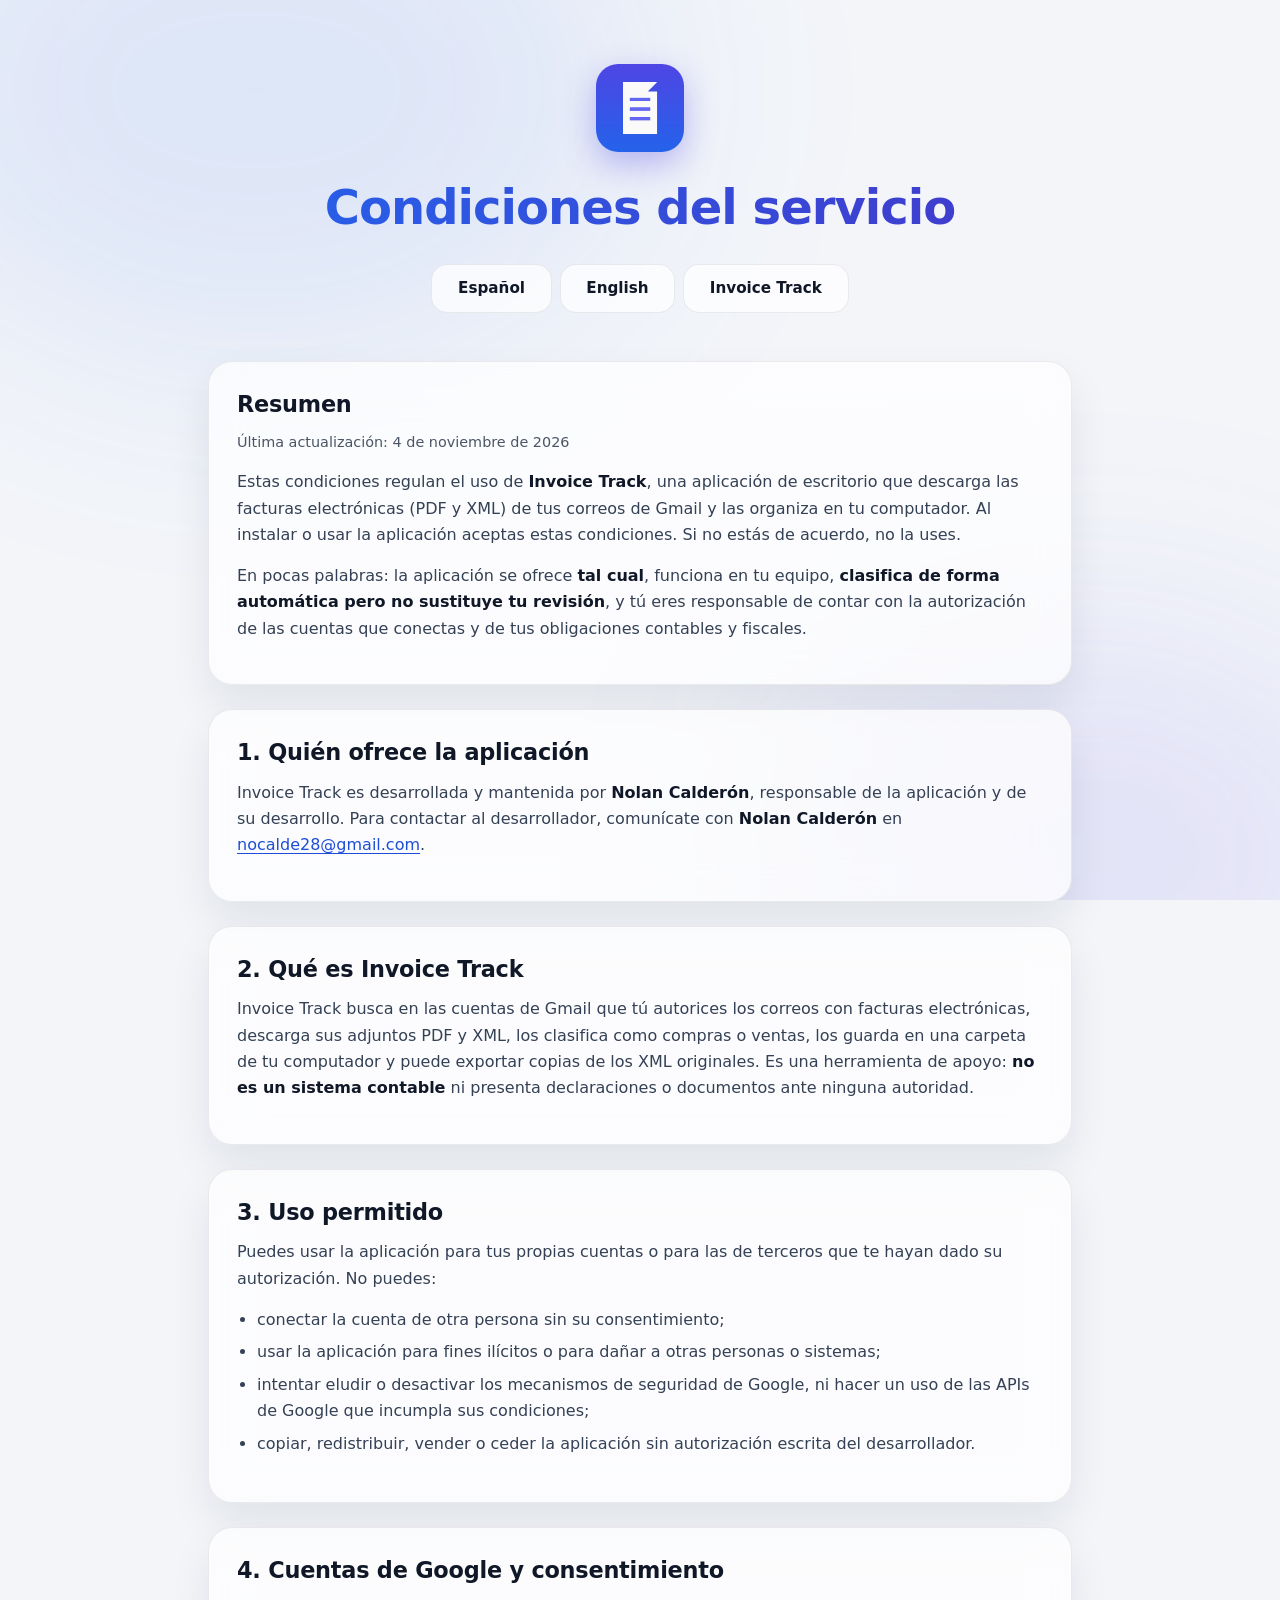
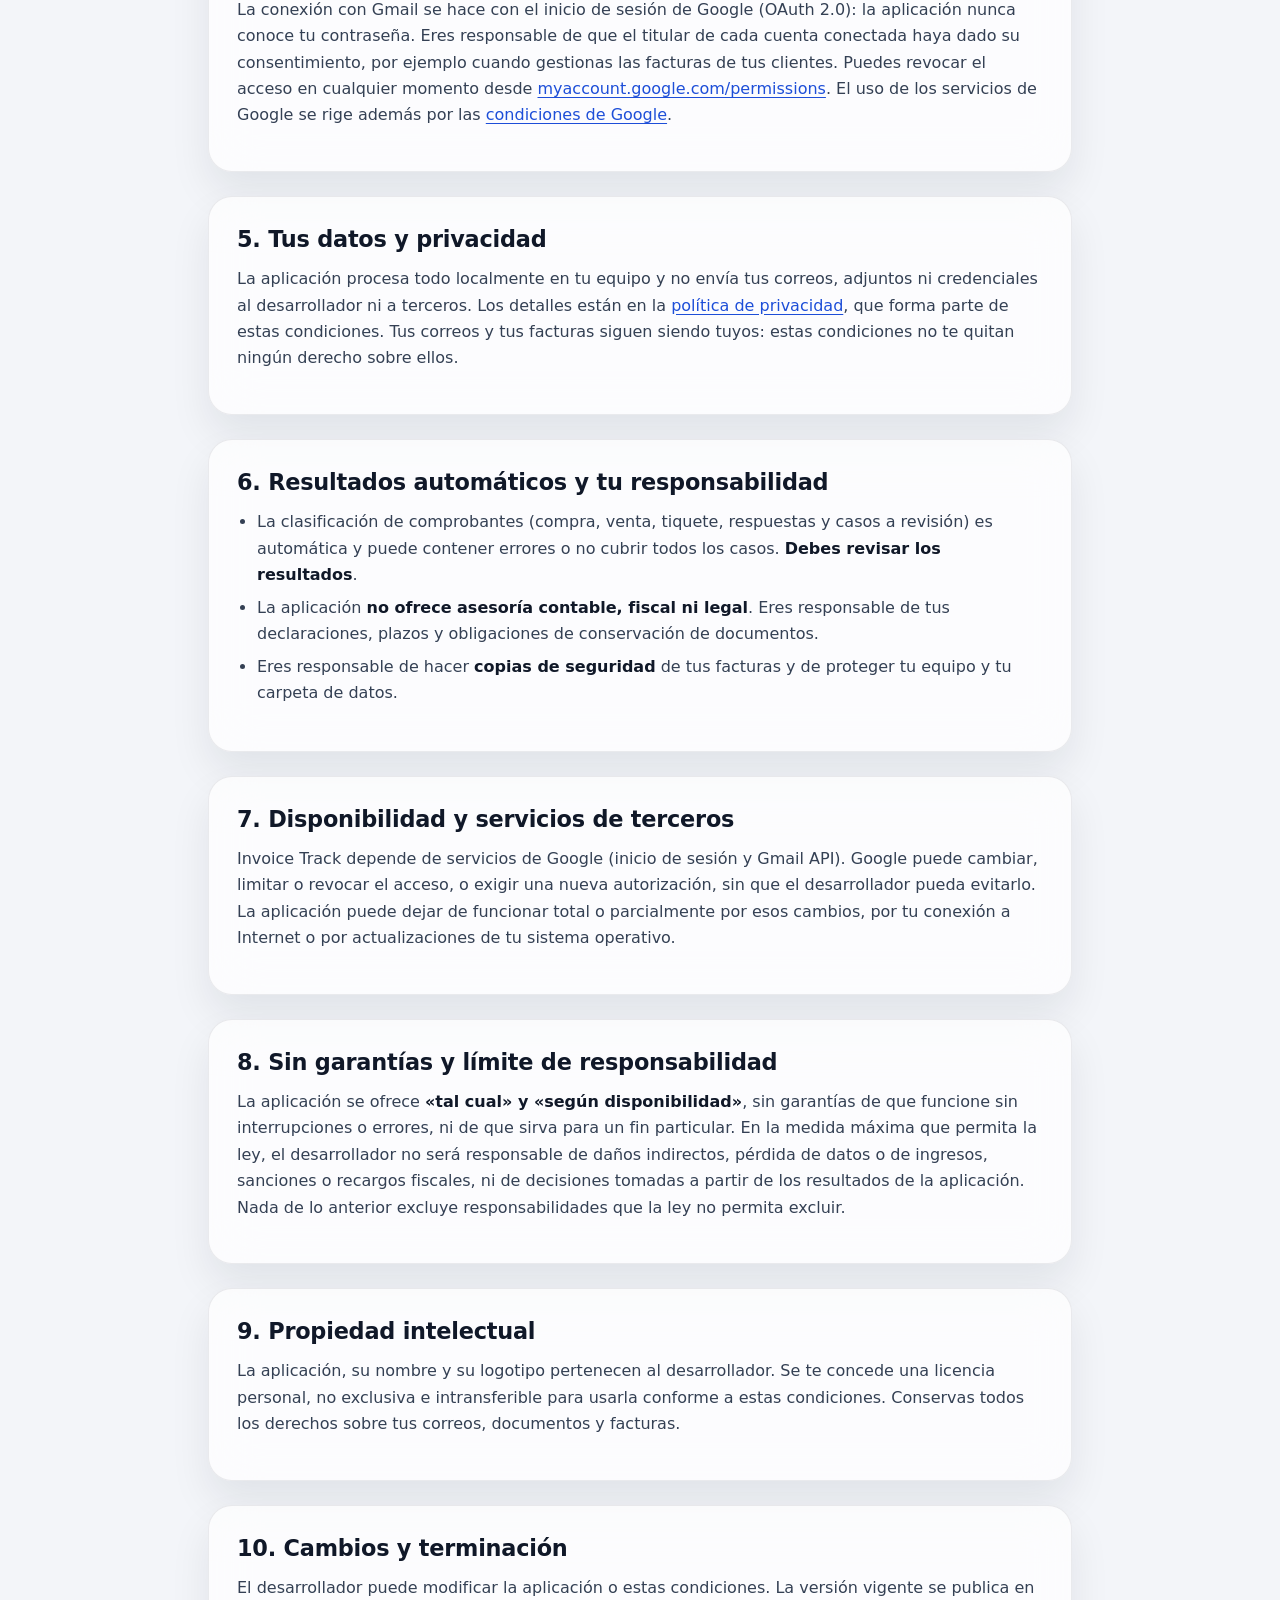
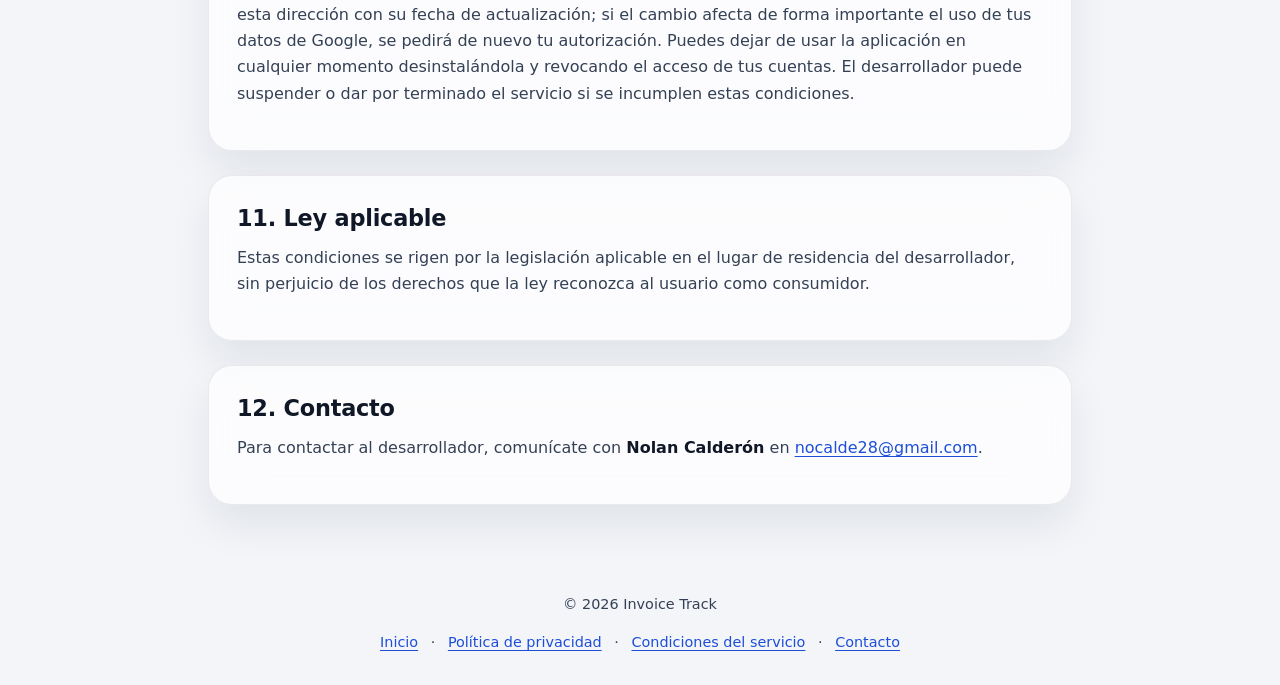
<file: terms.html>
<!DOCTYPE html>
<html lang="es">
<head>
  <meta charset="UTF-8">
  <meta name="viewport" content="width=device-width, initial-scale=1.0">
  <meta name="color-scheme" content="dark light">
  <title>Condiciones del servicio — Invoice Track</title>
  <meta name="description" content="Condiciones del servicio de Invoice Track, la aplicación de escritorio que descarga y organiza facturas electrónicas desde Gmail.">
  <link rel="icon" type="image/png" href="img/favicon.png">
  <link rel="stylesheet" href="css/site.css">
</head>
<body>
  <div class="orbs" aria-hidden="true"></div>

  <main class="wrap">
    <header class="hero">
      <a href="index.html"><img class="logo" src="img/logo.png" width="88" height="88" alt="Invoice Track"></a>
      <h1>Condiciones del servicio</h1>
      <nav class="nav" aria-label="Idioma / Language">
        <a class="btn secondary" href="terms.html" aria-current="page">Español</a>
        <a class="btn secondary" href="terms-en.html">English</a>
        <a class="btn secondary" href="index.html">Invoice Track</a>
      </nav>
    </header>

    <article id="es" lang="es">
      <section class="panel">
        <h2>Resumen</h2>
        <p class="updated">Última actualización: 4 de noviembre de 2026</p>
        <p>Estas condiciones regulan el uso de <strong>Invoice Track</strong>, una aplicación de escritorio que descarga las facturas electrónicas (PDF y XML) de tus correos de Gmail y las organiza en tu computador. Al instalar o usar la aplicación aceptas estas condiciones. Si no estás de acuerdo, no la uses.</p>
        <p>En pocas palabras: la aplicación se ofrece <strong>tal cual</strong>, funciona en tu equipo, <strong>clasifica de forma automática pero no sustituye tu revisión</strong>, y tú eres responsable de contar con la autorización de las cuentas que conectas y de tus obligaciones contables y fiscales.</p>
      </section>

      <section class="panel">
        <h2>1. Quién ofrece la aplicación</h2>
        <p>Invoice Track es desarrollada y mantenida por <strong>Nolan Calderón</strong>, responsable de la aplicación y de su desarrollo. Para contactar al desarrollador, comunícate con <strong>Nolan Calderón</strong> en <a href="mailto:nocalde28@gmail.com">nocalde28@gmail.com</a>.</p>
      </section>

      <section class="panel">
        <h2>2. Qué es Invoice Track</h2>
        <p>Invoice Track busca en las cuentas de Gmail que tú autorices los correos con facturas electrónicas, descarga sus adjuntos PDF y XML, los clasifica como compras o ventas, los guarda en una carpeta de tu computador y puede exportar copias de los XML originales. Es una herramienta de apoyo: <strong>no es un sistema contable</strong> ni presenta declaraciones o documentos ante ninguna autoridad.</p>
      </section>

      <section class="panel">
        <h2>3. Uso permitido</h2>
        <p>Puedes usar la aplicación para tus propias cuentas o para las de terceros que te hayan dado su autorización. No puedes:</p>
        <ul>
          <li>conectar la cuenta de otra persona sin su consentimiento;</li>
          <li>usar la aplicación para fines ilícitos o para dañar a otras personas o sistemas;</li>
          <li>intentar eludir o desactivar los mecanismos de seguridad de Google, ni hacer un uso de las APIs de Google que incumpla sus condiciones;</li>
          <li>copiar, redistribuir, vender o ceder la aplicación sin autorización escrita del desarrollador.</li>
        </ul>
      </section>

      <section class="panel">
        <h2>4. Cuentas de Google y consentimiento</h2>
        <p>La conexión con Gmail se hace con el inicio de sesión de Google (OAuth 2.0): la aplicación nunca conoce tu contraseña. Eres responsable de que el titular de cada cuenta conectada haya dado su consentimiento, por ejemplo cuando gestionas las facturas de tus clientes. Puedes revocar el acceso en cualquier momento desde <a href="https://myaccount.google.com/permissions" rel="noopener">myaccount.google.com/permissions</a>. El uso de los servicios de Google se rige además por las <a href="https://policies.google.com/terms" rel="noopener">condiciones de Google</a>.</p>
      </section>

      <section class="panel">
        <h2>5. Tus datos y privacidad</h2>
        <p>La aplicación procesa todo localmente en tu equipo y no envía tus correos, adjuntos ni credenciales al desarrollador ni a terceros. Los detalles están en la <a href="privacy.html">política de privacidad</a>, que forma parte de estas condiciones. Tus correos y tus facturas siguen siendo tuyos: estas condiciones no te quitan ningún derecho sobre ellos.</p>
      </section>

      <section class="panel">
        <h2>6. Resultados automáticos y tu responsabilidad</h2>
        <ul>
          <li>La clasificación de comprobantes (compra, venta, tiquete, respuestas y casos a revisión) es automática y puede contener errores o no cubrir todos los casos. <strong>Debes revisar los resultados</strong>.</li>
          <li>La aplicación <strong>no ofrece asesoría contable, fiscal ni legal</strong>. Eres responsable de tus declaraciones, plazos y obligaciones de conservación de documentos.</li>
          <li>Eres responsable de hacer <strong>copias de seguridad</strong> de tus facturas y de proteger tu equipo y tu carpeta de datos.</li>
        </ul>
      </section>

      <section class="panel">
        <h2>7. Disponibilidad y servicios de terceros</h2>
        <p>Invoice Track depende de servicios de Google (inicio de sesión y Gmail API). Google puede cambiar, limitar o revocar el acceso, o exigir una nueva autorización, sin que el desarrollador pueda evitarlo. La aplicación puede dejar de funcionar total o parcialmente por esos cambios, por tu conexión a Internet o por actualizaciones de tu sistema operativo.</p>
      </section>

      <section class="panel">
        <h2>8. Sin garantías y límite de responsabilidad</h2>
        <p>La aplicación se ofrece <strong>«tal cual» y «según disponibilidad»</strong>, sin garantías de que funcione sin interrupciones o errores, ni de que sirva para un fin particular. En la medida máxima que permita la ley, el desarrollador no será responsable de daños indirectos, pérdida de datos o de ingresos, sanciones o recargos fiscales, ni de decisiones tomadas a partir de los resultados de la aplicación. Nada de lo anterior excluye responsabilidades que la ley no permita excluir.</p>
      </section>

      <section class="panel">
        <h2>9. Propiedad intelectual</h2>
        <p>La aplicación, su nombre y su logotipo pertenecen al desarrollador. Se te concede una licencia personal, no exclusiva e intransferible para usarla conforme a estas condiciones. Conservas todos los derechos sobre tus correos, documentos y facturas.</p>
      </section>

      <section class="panel">
        <h2>10. Cambios y terminación</h2>
        <p>El desarrollador puede modificar la aplicación o estas condiciones. La versión vigente se publica en esta dirección con su fecha de actualización; si el cambio afecta de forma importante el uso de tus datos de Google, se pedirá de nuevo tu autorización. Puedes dejar de usar la aplicación en cualquier momento desinstalándola y revocando el acceso de tus cuentas. El desarrollador puede suspender o dar por terminado el servicio si se incumplen estas condiciones.</p>
      </section>

      <section class="panel">
        <h2>11. Ley aplicable</h2>
        <p>Estas condiciones se rigen por la legislación aplicable en el lugar de residencia del desarrollador, sin perjuicio de los derechos que la ley reconozca al usuario como consumidor.</p>
      </section>

      <section class="panel">
        <h2>12. Contacto</h2>
        <p>Para contactar al desarrollador, comunícate con <strong>Nolan Calderón</strong> en <a href="mailto:nocalde28@gmail.com">nocalde28@gmail.com</a>.</p>
      </section>
    </article>

  </main>

  <footer>
    <p>&copy; 2026 Invoice Track</p>
    <p><a href="index.html">Inicio</a> &middot; <a href="privacy.html">Política de privacidad</a> &middot; <a href="terms.html">Condiciones del servicio</a> &middot; <a href="mailto:nocalde28@gmail.com">Contacto</a></p>
  </footer>
</body>
</html>
</file>
<file: css/site.css>
/* Misma paleta que la app (src/input.css): oscuro por defecto y claro si el sistema lo prefiere. */
:root {
  color-scheme: dark light;
  --bg: #030712;
  --surface: rgba(255, 255, 255, 0.03);
  --border: rgba(255, 255, 255, 0.08);
  --shadow: 0 20px 40px rgba(0, 0, 0, 0.4);
  --text: #f3f4f6;
  --text-2: #d1d5db;
  --muted: #9ca3af;
  --link: #93c5fd;
  --title-from: #60a5fa;
  --title-to: #a5b4fc;
  --orb-1: rgba(37, 99, 235, 0.1);
  --orb-2: rgba(79, 70, 229, 0.1);
  --chip-bg: rgba(99, 102, 241, 0.12);
  --chip-text: #a5b4fc;
}

@media (prefers-color-scheme: light) {
  :root {
    --bg: #f3f5f9;
    --surface: rgba(255, 255, 255, 0.72);
    --border: rgba(15, 23, 42, 0.08);
    --shadow: 0 20px 40px rgba(15, 23, 42, 0.08);
    --text: #101828;
    --text-2: #344054;
    --muted: #4b5565;
    --link: #1d4ed8;
    --title-from: #2563eb;
    --title-to: #4338ca;
    --chip-bg: rgba(79, 70, 229, 0.08);
    --chip-text: #4338ca;
  }
}

* { box-sizing: border-box; }

html { scroll-behavior: smooth; }

body {
  margin: 0;
  min-height: 100vh;
  background: var(--bg);
  color: var(--text);
  font-family: Inter, ui-sans-serif, system-ui, -apple-system, "Segoe UI", Roboto, "Helvetica Neue", Arial, sans-serif;
  line-height: 1.65;
  -webkit-font-smoothing: antialiased;
}

::selection { background: rgba(99, 102, 241, 0.3); }

/* Orbes difuminados del fondo (como en la app) */
.orbs { position: fixed; inset: 0; overflow: hidden; pointer-events: none; z-index: 0; }
.orbs::before, .orbs::after { content: ""; position: absolute; border-radius: 50%; filter: blur(120px); }
.orbs::before { top: -20%; left: -10%; width: 60%; height: 60%; background: var(--orb-1); }
.orbs::after { bottom: -20%; right: -10%; width: 50%; height: 50%; background: var(--orb-2); }

.wrap { position: relative; z-index: 1; max-width: 56rem; margin: 0 auto; padding: 4rem 1rem 2rem; }

a { color: var(--link); text-underline-offset: 3px; }
a:hover { text-decoration-thickness: 2px; }
a:focus-visible, .btn:focus-visible { outline: 2px solid #6366f1; outline-offset: 3px; border-radius: 6px; }

/* Cabecera */
.hero { text-align: center; margin-bottom: 3rem; }
.hero .logo { width: 88px; height: 88px; border-radius: 22px; box-shadow: 0 12px 32px rgba(79, 70, 229, 0.35); }
h1 {
  margin: 1.25rem 0 0.75rem;
  font-size: clamp(2.25rem, 6vw, 3rem);
  line-height: 1.15;
  font-weight: 700;
  letter-spacing: -0.02em;
  background: linear-gradient(90deg, var(--title-from), var(--title-to));
  -webkit-background-clip: text;
  background-clip: text;
  color: transparent;
}
.lead { max-width: 40rem; margin: 0 auto; font-size: 1.15rem; color: var(--text-2); }

.nav { display: flex; flex-wrap: wrap; gap: 0.5rem; justify-content: center; margin-top: 1.75rem; }
.btn {
  display: inline-flex; align-items: center; justify-content: center;
  padding: 0.7rem 1.6rem; font-weight: 600; font-size: 0.95rem; text-decoration: none; color: #fff;
  background: linear-gradient(90deg, #2563eb, #4f46e5); border-radius: 1rem;
  transition: transform 0.2s ease, box-shadow 0.2s ease;
}
.btn:hover { transform: scale(1.02); box-shadow: 0 0 30px rgba(79, 70, 229, 0.35); text-decoration: none; }
.btn.secondary { background: var(--surface); color: var(--text); border: 1px solid var(--border); }
.btn.secondary:hover { box-shadow: none; }

/* Paneles de vidrio */
.panel {
  background: var(--surface);
  border: 1px solid var(--border);
  box-shadow: var(--shadow);
  -webkit-backdrop-filter: blur(24px);
  backdrop-filter: blur(24px);
  border-radius: 1.5rem;
  padding: 1.75rem;
  margin-bottom: 1.5rem;
}
h2 { margin: 0 0 0.75rem; font-size: 1.4rem; line-height: 1.3; letter-spacing: -0.01em; }
h3 { margin: 1.5rem 0 0.4rem; font-size: 1.05rem; color: var(--text); }
p { margin: 0 0 0.9rem; color: var(--text-2); }
ul { margin: 0 0 1rem; padding-left: 1.25rem; color: var(--text-2); }
li { margin-bottom: 0.4rem; }
strong { color: var(--text); }

.grid { display: grid; gap: 1.5rem; grid-template-columns: repeat(auto-fit, minmax(15rem, 1fr)); margin-bottom: 1.5rem; }
.grid .panel { margin-bottom: 0; }
.step { display: inline-flex; width: 2rem; height: 2rem; align-items: center; justify-content: center;
  border-radius: 50%; background: var(--chip-bg); color: var(--chip-text); font-weight: 700; margin-bottom: 0.5rem; }

.chip { display: inline-block; padding: 0.15rem 0.6rem; border-radius: 999px; background: var(--chip-bg);
  color: var(--chip-text); font-size: 0.8rem; font-weight: 600; margin-right: 0.4rem; }

code { padding: 0.1rem 0.4rem; border-radius: 0.4rem; background: var(--chip-bg); color: var(--chip-text); font-size: 0.9em; }

table { width: 100%; border-collapse: collapse; margin: 0.5rem 0 1rem; font-size: 0.95rem; }
th, td { text-align: left; vertical-align: top; padding: 0.6rem 0.75rem; border-bottom: 1px solid var(--border); color: var(--text-2); }
th { color: var(--text); font-weight: 600; }
.table-scroll { overflow-x: auto; }

.lang-note { font-size: 0.9rem; color: var(--muted); }
.updated { font-size: 0.9rem; color: var(--muted); }

footer { text-align: center; padding: 2rem 0 1rem; color: var(--muted); font-size: 0.9rem; }
footer a { margin: 0 0.5rem; }

@media (prefers-reduced-motion: reduce) {
  html { scroll-behavior: auto; }
  .btn { transition: none; }
}
</file>
